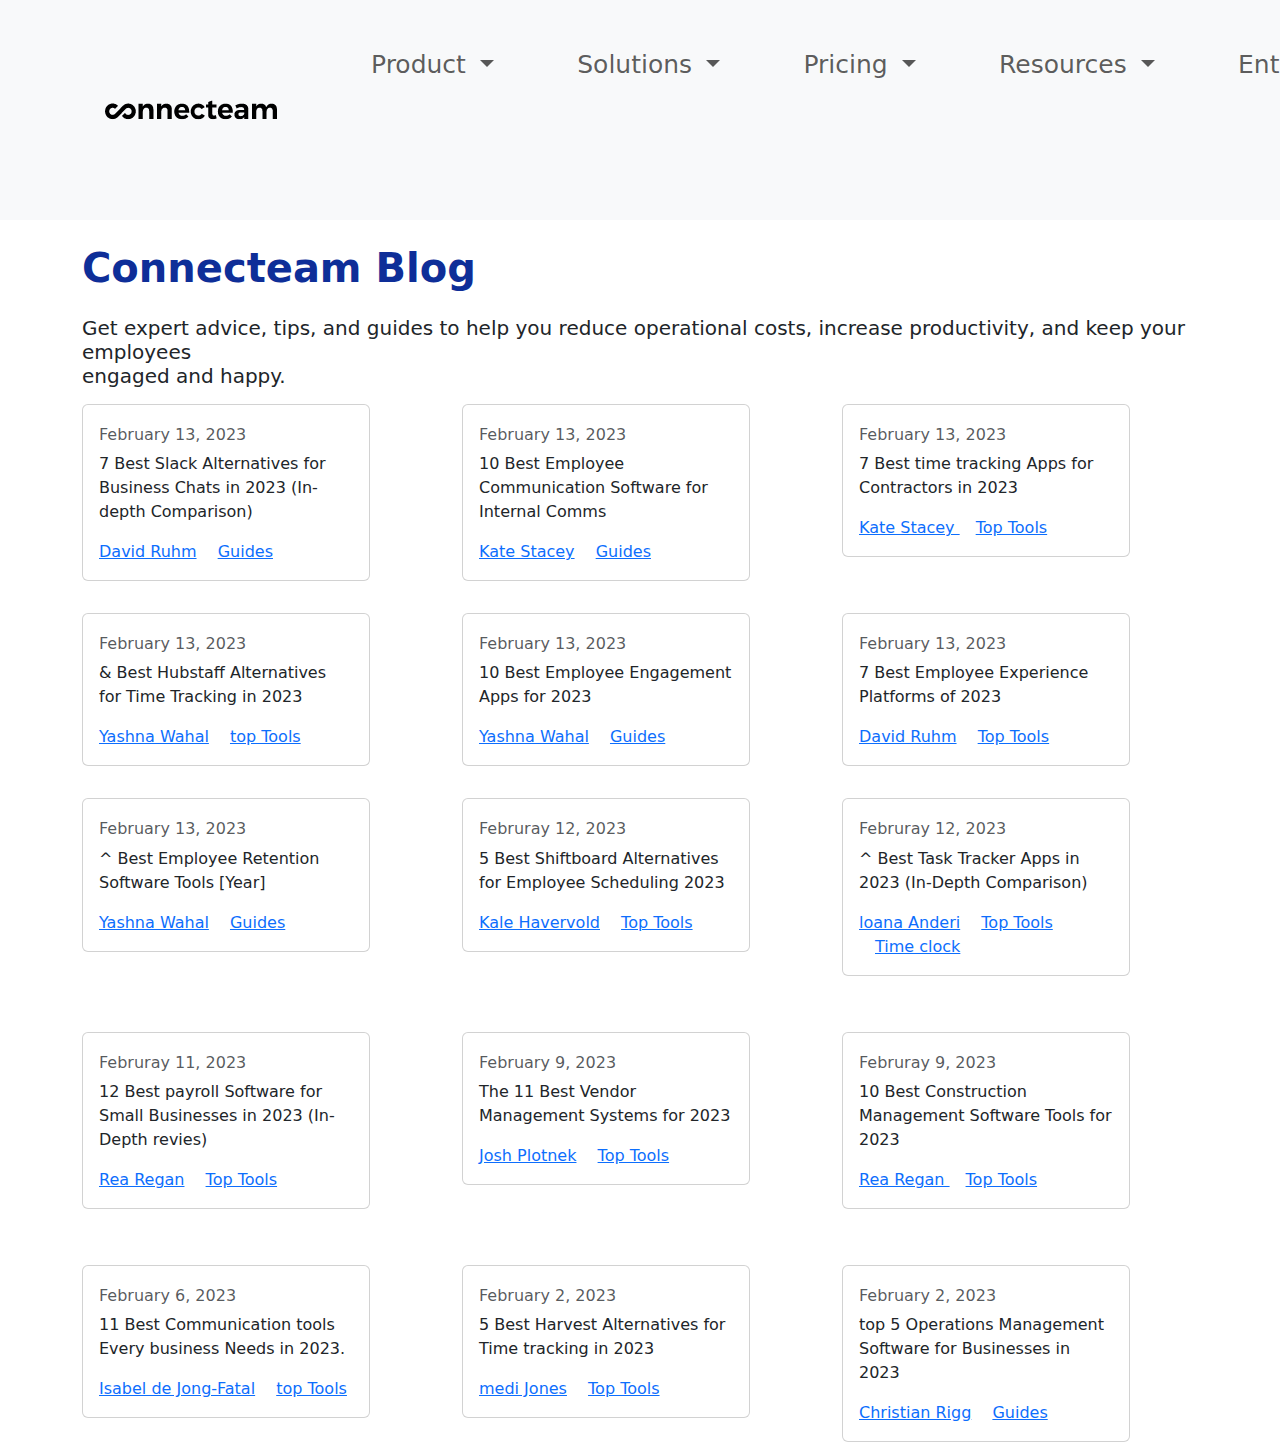
<file: blog.html>
<!DOCTYPE html>
<html lang="en">
<head>
    <meta charset="UTF-8">
    <meta http-equiv="X-UA-Compatible" content="IE=edge">
    <meta name="viewport" content="width=device-width, initial-scale=1.0">
    <title>Blog</title>
    <link rel="icon" type="image/x-icon" href="assets/img/favicon.png">
  <link rel="stylesheet" href="assets/css/style.css">
  <link rel="stylesheet" href="assets/css/bootstrap.min.css">
</head>
<body>
 
    <nav class="navbar navbar-expand-lg bg-body-tertiary">
        <div class="container-fluid">
          <a class="navbar-brand" href="#">
            <img src="assets/img/Connectteam.png" alt="">
          </a>
          <button class="navbar-toggler" type="button" data-bs-toggle="collapse" data-bs-target="#navbarNavDropdown"
            aria-controls="navbarNavDropdown" aria-expanded="false" aria-label="Toggle navigation">
            <span class="navbar-toggler-icon"></span>
          </button>
          <div class="collapse navbar-collapse" id="navbarNavDropdown">
            <ul class="navbar-nav">
              <li class="nav-item dropdown">
                <a class="nav-link dropdown-toggle" href="#" role="button" data-bs-toggle="dropdown" aria-expanded="false">
                  Product
                </a>
                <ul class="dropdown-menu">
                  <li><a class="dropdown-item" href="timeclock.html">Timeclock</a></li>
                  <li><a class="dropdown-item" href="#">Scheduling</a></li>
                </ul>
              </li>
              <li class="nav-item dropdown">
                <a class="nav-link dropdown-toggle" href="#" role="button" data-bs-toggle="dropdown" aria-expanded="false">
                  Solutions
                </a>
                <ul class="dropdown-menu">
                  <li><a class="dropdown-item" href="#">Operations Management</a></li>
                  <li><a class="dropdown-item" href="#">Health & Safety</a></li>
                  <li><a class="dropdown-item" href="#">Employee Engagement</a></li>
                </ul>
              </li>
              <li class="nav-item dropdown">
                <a class="nav-link dropdown-toggle" href="#" role="button" data-bs-toggle="dropdown" aria-expanded="false">
                  Pricing
                </a>
                <ul class="dropdown-menu">
                  
                </ul>
              </li>
              <li class="nav-item dropdown">
                <a class="nav-link dropdown-toggle" href="#" role="button" data-bs-toggle="dropdown" aria-expanded="false">
                  Resources
                </a>
                <ul class="dropdown-menu">
                  <li><a class="dropdown-item" href="blog.html">Blog</a></li>
                  <li><a class="dropdown-item" href="#">Case Studies</a></li>
                  <li><a class="dropdown-item" href="#">Newsroom</a></li>
                </ul>
              </li>
              <li class="nav-item dropdown">
                <a class="nav-link dropdown-toggle" href="#" role="button" data-bs-toggle="dropdown" aria-expanded="false">
                  Enterprise
                </a>
                <ul class="dropdown-menu">
                  <li><a class="dropdown-item" href="enterprise.html">Overview</a></li>
                  <li><a class="dropdown-item" href="#">Implementation</a></li>
                  <li><a class="dropdown-item" href="#">IT Manager</a></li>
                </ul>
              </li>
              <nav class="navbar bg-body-tertiary" id="but11">
                <form class="container-fluid justify-content-start" id="but0">
                  <button class="btn btn-outline-success me-2" id="but1" type="button">Login </button>
                 <a href="signup.html"> <button class="btn btn-outline-success me-2" id="but2" type="button">Get Started Now</button></a>
                </form>
              </nav>
            </ul>
          </div>
        </div>
      </nav>

      <section>
        <div class="container">
            <div class="row">
                <div class="col-lg-12 col-md-12 col-sm-12 col-xs-12 mt-2">
                    <h1 class="mt-3">
                       <b style="-webkit-text-fill-color: rgb(14, 46, 152);"> Connecteam Blog </b> 

                    </h1>

                    <h5 class="mt-4"> Get expert advice, tips, and guides to help you reduce operational costs, increase productivity, and keep your employees <br> engaged and happy.</h5>
                </div>
            </div>
        </div>
      </section>

      <section>
        <div class="container">
            <div class="row">
                <div class="col-lg-4 col-md-4 col-sm-4 col-xs-4 mt-2">
                    <div class="card" style="width: 18rem;">
                        <div class="card-body">
                          <h5 class="card-title"></h5>
                          <h6 class="card-subtitle mb-2 text-muted">February 13, 2023</h6>
                          <p class="card-text">7 Best Slack Alternatives for Business Chats in 2023 (In-depth Comparison)</p>
                          <a href="#" class="card-link">David Ruhm</a>
                          <a href="#" class="card-link">Guides</a>
                        </div>
                      </div>

                </div>

                <div class="col-lg-4 col-md-4 col-sm-4 col-xs-4 mt-2">
                    <div class="card" style="width: 18rem;">
                        <div class="card-body">
                          <h5 class="card-title"></h5>
                          <h6 class="card-subtitle mb-2 text-muted">February 13, 2023</h6>
                          <p class="card-text">10 Best Employee Communication Software for Internal Comms </p>
                          <a href="#" class="card-link">Kate Stacey</a>
                          <a href="#" class="card-link">Guides</a>
                        </div>
                      </div>

                </div>

                <div class="col-lg-4 col-md-4 col-sm-4 col-xs-4 mt-2">
                    <div class="card" style="width: 18rem;">
                        <div class="card-body">
                          <h5 class="card-title"> </h5>
                          <h6 class="card-subtitle mb-2 text-muted">February 13, 2023</h6>
                          <p class="card-text">7 Best time tracking Apps for Contractors in 2023</p>
                          <a href="#" class="card-link">Kate Stacey </a>
                          <a href="#" class="card-link">Top Tools</a>
                        </div>
                      </div>

                </div>
            </div>

            <div class="row mt-4">
                <div class="col-lg-4 col-md-4 col-sm-4 col-xs-4 mt-2">
                    <div class="card" style="width: 18rem;">
                        <div class="card-body">
                          <h5 class="card-title"></h5>
                          <h6 class="card-subtitle mb-2 text-muted">February 13, 2023</h6>
                          <p class="card-text">& Best Hubstaff Alternatives for Time Tracking in 2023</p>
                          <a href="#" class="card-link">Yashna Wahal</a>
                          <a href="#" class="card-link">top Tools</a>
                        </div>
                      </div>

                </div>

                <div class="col-lg-4 col-md-4 col-sm-4 col-xs-4 mt-2">
                    <div class="card" style="width: 18rem;">
                        <div class="card-body">
                          <h5 class="card-title"></h5>
                          <h6 class="card-subtitle mb-2 text-muted">February 13, 2023</h6>
                          <p class="card-text">10 Best Employee Engagement Apps for 2023</p>
                          <a href="#" class="card-link">Yashna Wahal</a>
                          <a href="#" class="card-link">Guides</a>
                        </div>
                      </div>

                </div>

                <div class="col-lg-4 col-md-4 col-sm-4 col-xs-4 mt-2">
                    <div class="card" style="width: 18rem;">
                        <div class="card-body">
                          <h5 class="card-title"> </h5>
                          <h6 class="card-subtitle mb-2 text-muted">February 13, 2023</h6>
                          <p class="card-text">7 Best Employee Experience Platforms of 2023</p>
                          <a href="#" class="card-link">David Ruhm</a>
                          <a href="#" class="card-link">Top Tools</a>
                        </div>
                      </div>

                </div>
            </div>

            <div class="row mt-4">
                <div class="col-lg-4 col-md-4 col-sm-4 col-xs-4 mt-2">
                    <div class="card" style="width: 18rem;">
                        <div class="card-body">
                          <h5 class="card-title"></h5>
                          <h6 class="card-subtitle mb-2 text-muted">February 13, 2023</h6>
                          <p class="card-text">^ Best Employee Retention Software Tools [Year] </p>
                          <a href="#" class="card-link">Yashna Wahal</a>
                          <a href="#" class="card-link">Guides</a>
                        </div>
                      </div>

                </div>

                <div class="col-lg-4 col-md-4 col-sm-4 col-xs-4 mt-2">
                    <div class="card" style="width: 18rem;">
                        <div class="card-body">
                          <h5 class="card-title"></h5>
                          <h6 class="card-subtitle mb-2 text-muted">Februray 12, 2023</h6>
                          <p class="card-text">5 Best Shiftboard Alternatives for Employee Scheduling 2023</p>
                          <a href="#" class="card-link">Kale Havervold</a>
                          <a href="#" class="card-link">Top Tools</a>
                        </div>
                      </div>

                </div>

                <div class="col-lg-4 col-md-4 col-sm-4 col-xs-4 mt-2">
                    <div class="card" style="width: 18rem;">
                        <div class="card-body">
                          <h5 class="card-title"> </h5>
                          <h6 class="card-subtitle mb-2 text-muted">Februray 12, 2023</h6>
                          <p class="card-text">^ Best Task Tracker Apps in 2023 (In-Depth Comparison)</p>
                          <a href="#" class="card-link">loana Anderi</a>
                          <a href="#" class="card-link">Top Tools</a>
                          <a href="#" class="card-link">Time clock</a>
                        </div>
                      </div>

                </div>
            </div>

            <div class="row mt-5">
                <div class="col-lg-4 col-md-4 col-sm-4 col-xs-4 mt-2">
                    <div class="card" style="width: 18rem;">
                        <div class="card-body">
                          <h5 class="card-title"> </h5>
                          <h6 class="card-subtitle mb-2 text-muted">Februray 11, 2023</h6>
                          <p class="card-text">12 Best payroll Software for Small Businesses in 2023 (In-Depth revies)</p>
                          <a href="#" class="card-link">Rea Regan</a>
                          <a href="#" class="card-link">Top Tools</a>
                        </div>
                      </div>

                </div>

                <div class="col-lg-4 col-md-4 col-sm-4 col-xs-4 mt-2">
                    <div class="card" style="width: 18rem;">
                        <div class="card-body">
                          <h5 class="card-title"></h5>
                          <h6 class="card-subtitle mb-2 text-muted">February 9, 2023</h6>
                          <p class="card-text">The 11 Best Vendor Management Systems for 2023</p>
                          <a href="#" class="card-link">Josh Plotnek</a>
                          <a href="#" class="card-link">Top Tools</a>
                        </div>
                      </div>

                </div>

                <div class="col-lg-4 col-md-4 col-sm-4 col-xs-4 mt-2">
                    <div class="card" style="width: 18rem;">
                        <div class="card-body">
                          <h5 class="card-title"> </h5>
                          <h6 class="card-subtitle mb-2 text-muted">Februray 9, 2023</h6>
                          <p class="card-text">10 Best Construction Management Software Tools for 2023</p>
                          <a href="#" class="card-link">Rea Regan </a>
                          <a href="#" class="card-link">Top Tools</a>
                        </div>
                      </div>

                </div>
            </div>

            <div class="row mt-5">
                <div class="col-lg-4 col-md-4 col-sm-4 col-xs-4 mt-2">
                    <div class="card" style="width: 18rem;">
                        <div class="card-body">
                          <h5 class="card-title"></h5>
                          <h6 class="card-subtitle mb-2 text-muted">February 6, 2023</h6>
                          <p class="card-text">11 Best Communication tools Every business Needs in 2023.</p>
                          <a href="#" class="card-link">Isabel de Jong-Fatal</a>
                          <a href="#" class="card-link">top Tools</a>
                        </div>
                      </div>

                </div>

                <div class="col-lg-4 col-md-4 col-sm-4 col-xs-4 mt-2">
                    <div class="card" style="width: 18rem;">
                        <div class="card-body">
                          <h5 class="card-title"> </h5>
                          <h6 class="card-subtitle mb-2 text-muted">February 2, 2023</h6>
                          <p class="card-text">5 Best Harvest Alternatives for Time tracking in 2023</p>
                          <a href="#" class="card-link">medi Jones</a>
                          <a href="#" class="card-link">Top Tools</a>
                        </div>
                      </div>

                </div>

                <div class="col-lg-4 col-md-4 col-sm-4 col-xs-4 mt-2">
                    <div class="card" style="width: 18rem;">
                        <div class="card-body">
                          <h5 class="card-title"></h5>
                          <h6 class="card-subtitle mb-2 text-muted">February 2, 2023</h6>
                          <p class="card-text">top 5 Operations Management Software for Businesses in 2023</p>
                          <a href="#" class="card-link">Christian Rigg</a>
                          <a href="#" class="card-link">Guides</a>
                        </div>
                      </div>

                </div>
            </div>
        </div>
      </section>
      <script src="assets/js/bootstrap.bundle.min.js"></script>
</body>
</html>
</file>
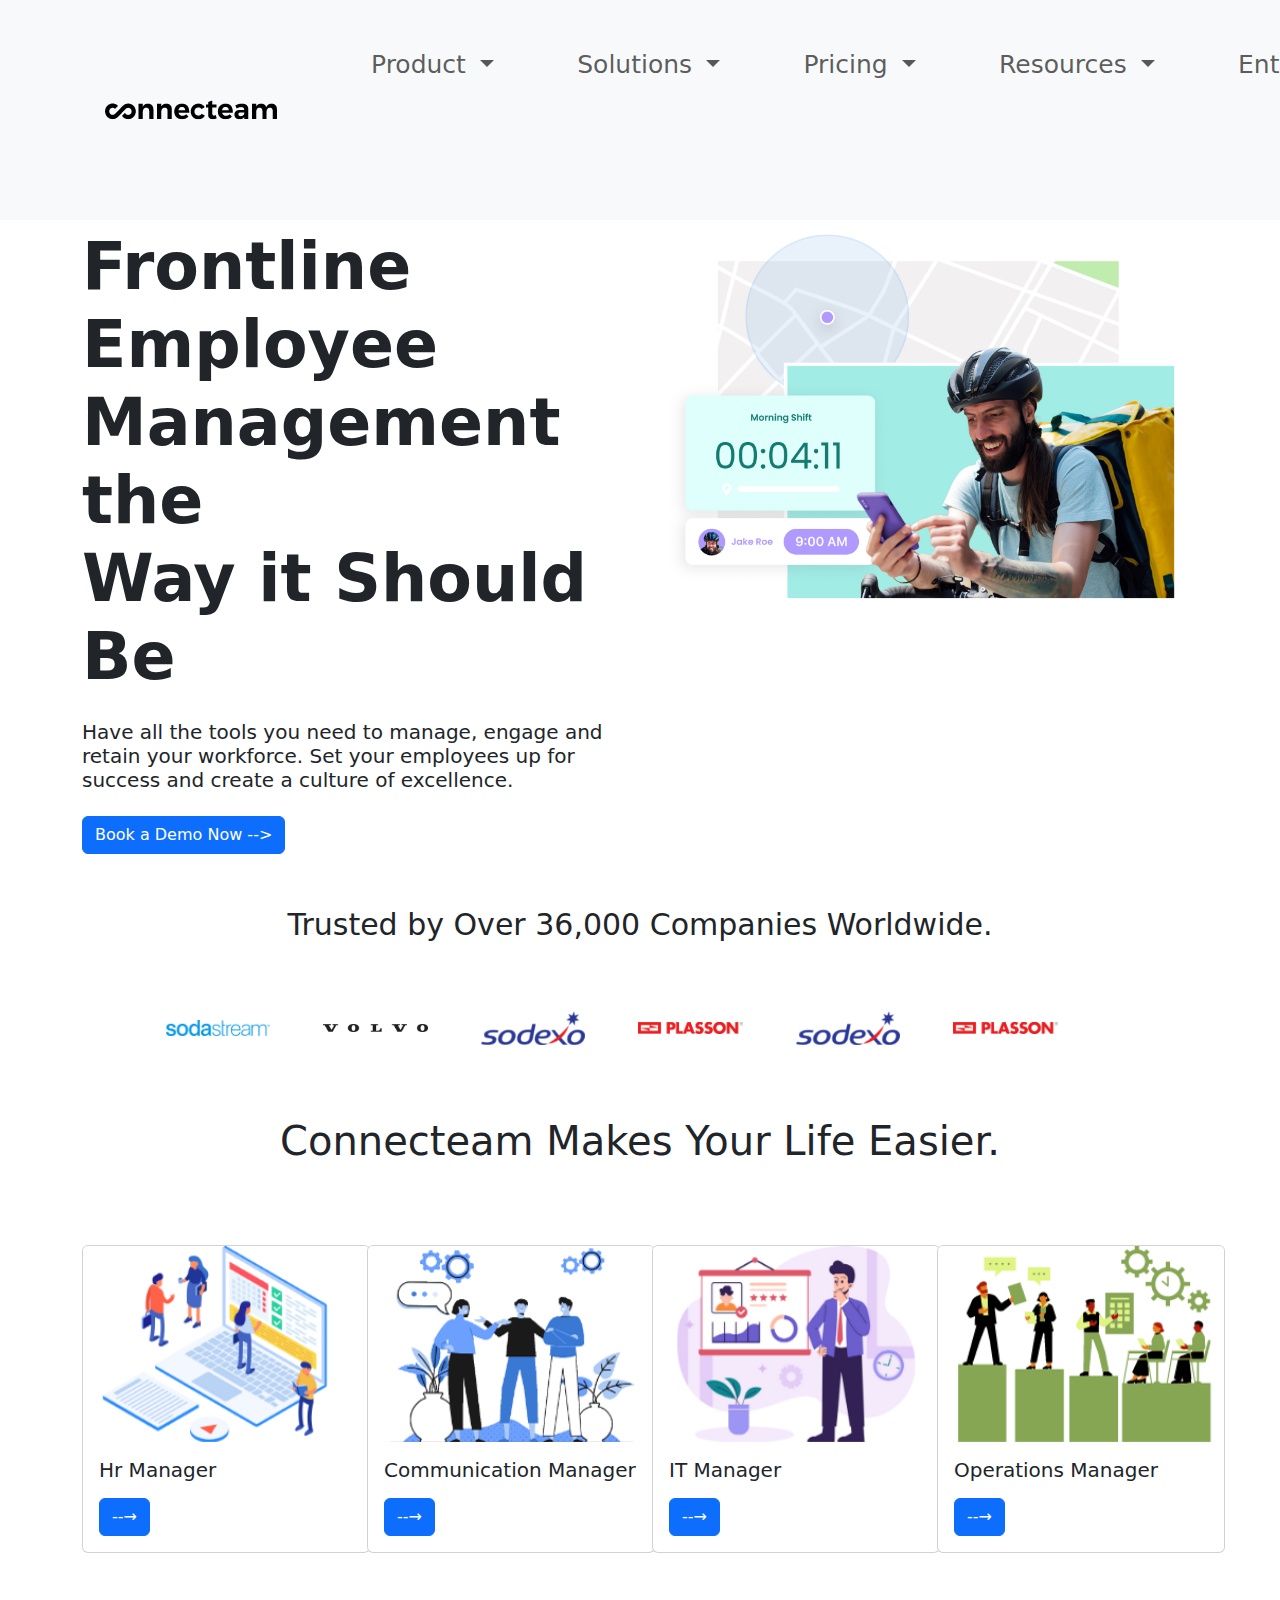
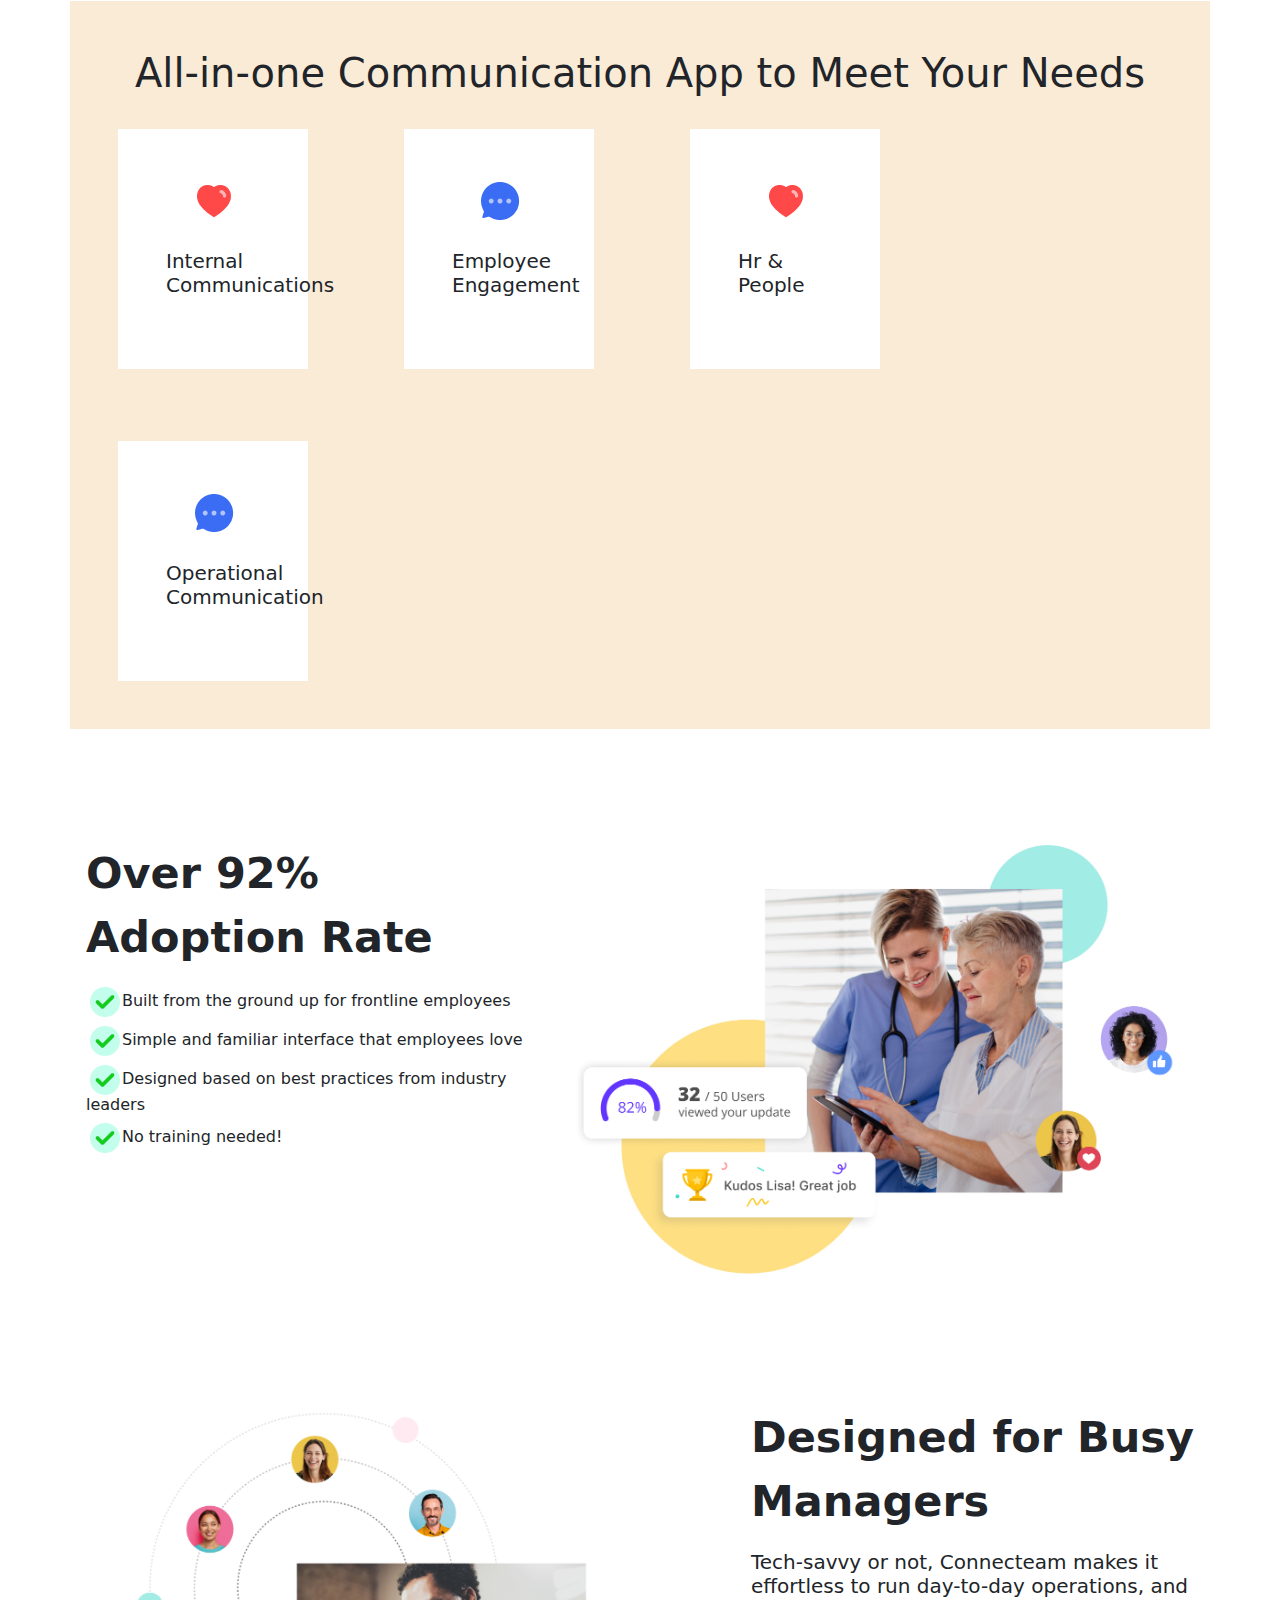
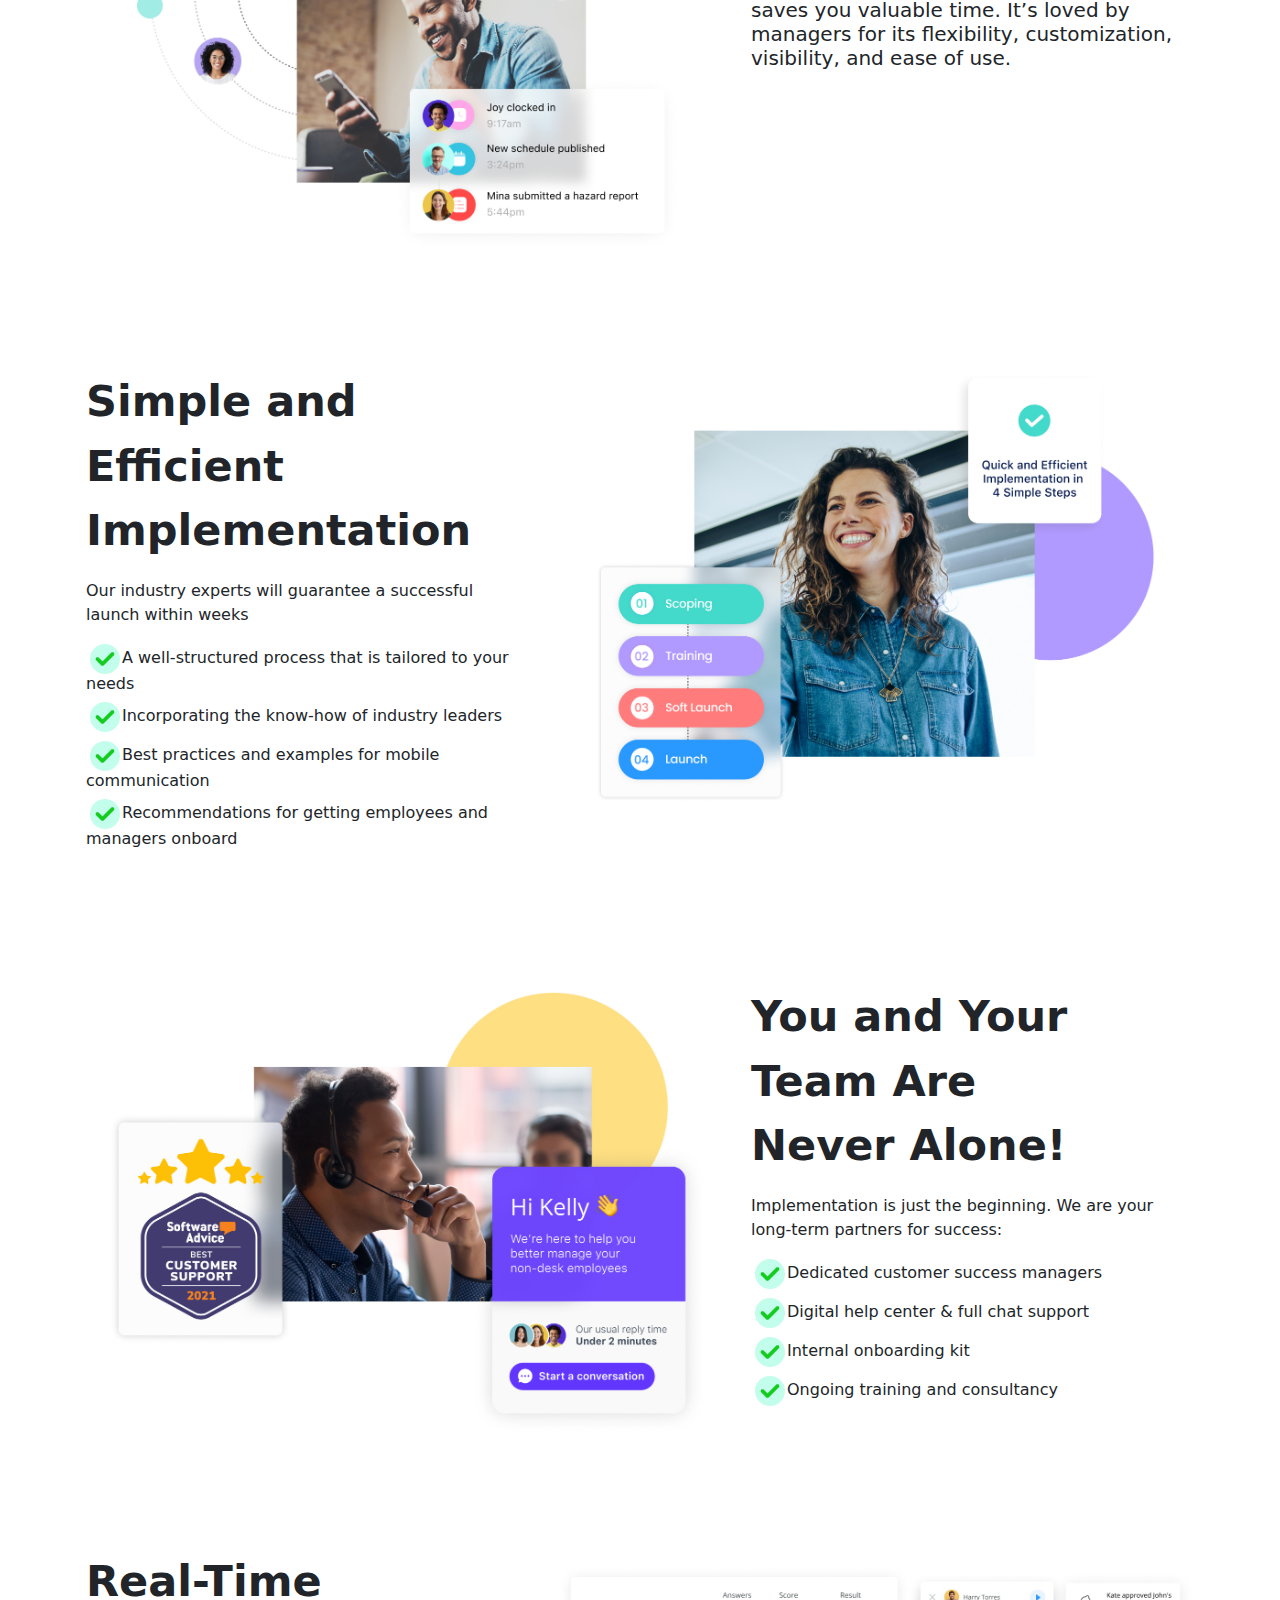
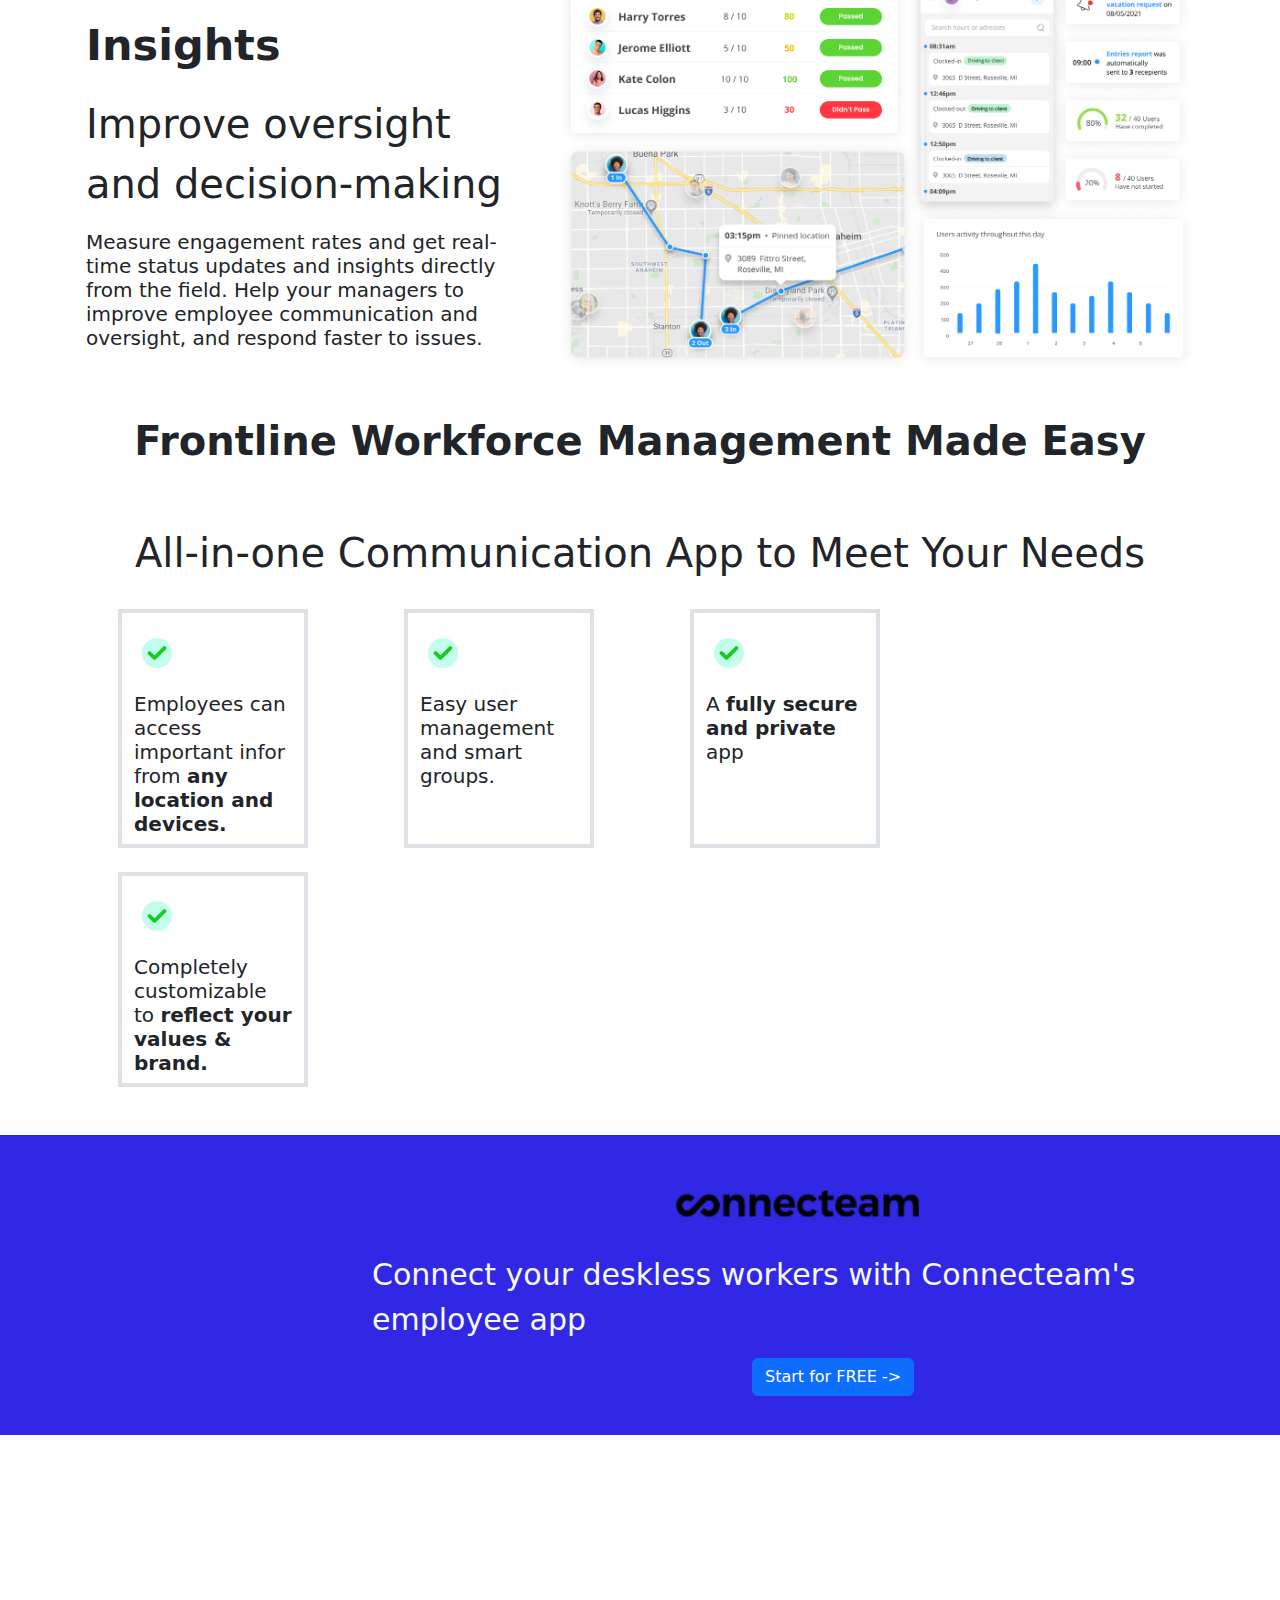
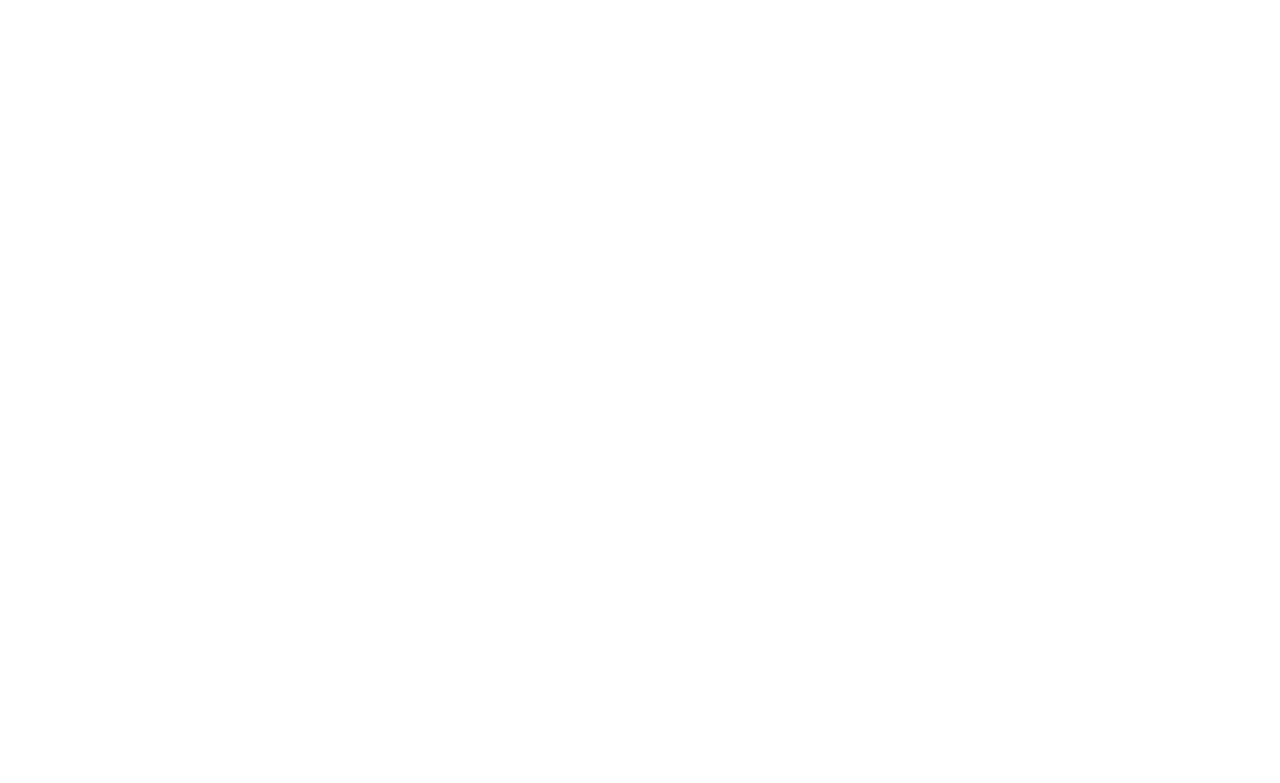
<file: enterprise.html>
<!DOCTYPE html>
<html lang="en">

<head>
    <meta charset="UTF-8">
    <meta http-equiv="X-UA-Compatible" content="IE=edge">
    <meta name="viewport" content="width=device-width, initial-scale=1.0">
    <title>Enterprise</title>
    <link rel="icon" type="image/x-icon" href="assets/img/favicon.png">
    <link rel="stylesheet" href="assets/css/style.css">
    <link rel="stylesheet" href="assets/css/bootstrap.min.css">
</head>

<body>

    <nav class="navbar navbar-expand-lg bg-body-tertiary">
        <div class="container-fluid">
            <a class="navbar-brand" href="#">
                <img src="assets/img/Connectteam.png" alt="">
            </a>
            <button class="navbar-toggler" type="button" data-bs-toggle="collapse" data-bs-target="#navbarNavDropdown"
                aria-controls="navbarNavDropdown" aria-expanded="false" aria-label="Toggle navigation">
                <span class="navbar-toggler-icon"></span>
            </button>
            <div class="collapse navbar-collapse" id="navbarNavDropdown">
                <ul class="navbar-nav">
                    <li class="nav-item dropdown">
                        <a class="nav-link dropdown-toggle" href="#" role="button" data-bs-toggle="dropdown"
                            aria-expanded="false">
                            Product
                        </a>
                        <ul class="dropdown-menu">
                            <li><a class="dropdown-item" href="timeclock.html">Timeclock</a></li>
                            <li><a class="dropdown-item" href="#">Scheduling</a></li>
                        </ul>
                    </li>
                    <li class="nav-item dropdown">
                        <a class="nav-link dropdown-toggle" href="#" role="button" data-bs-toggle="dropdown"
                            aria-expanded="false">
                            Solutions
                        </a>
                        <ul class="dropdown-menu">
                            <li><a class="dropdown-item" href="#">Operations Management</a></li>
                            <li><a class="dropdown-item" href="#">Health & Safety</a></li>
                            <li><a class="dropdown-item" href="#">Employee Engagement</a></li>
                        </ul>
                    </li>
                    <li class="nav-item dropdown">
                        <a class="nav-link dropdown-toggle" href="#" role="button" data-bs-toggle="dropdown"
                            aria-expanded="false">
                            Pricing
                        </a>
                        <ul class="dropdown-menu">

                        </ul>
                    </li>
                    <li class="nav-item dropdown">
                        <a class="nav-link dropdown-toggle" href="#" role="button" data-bs-toggle="dropdown"
                            aria-expanded="false">
                            Resources
                        </a>
                        <ul class="dropdown-menu">
                            <li><a class="dropdown-item" href="blog.html">Blog</a></li>
                            <li><a class="dropdown-item" href="#">Case Studies</a></li>
                            <li><a class="dropdown-item" href="#">Newsroom</a></li>
                        </ul>
                    </li>
                    <li class="nav-item dropdown">
                        <a class="nav-link dropdown-toggle" href="#" role="button" data-bs-toggle="dropdown"
                            aria-expanded="false">
                            Enterprise
                        </a>
                        <ul class="dropdown-menu">
                            <li><a class="dropdown-item" href="enterprise.html">Overview</a></li>
                            <li><a class="dropdown-item" href="#">Implementation</a></li>
                            <li><a class="dropdown-item" href="#">IT Manager</a></li>
                        </ul>
                    </li>
                    <nav class="navbar bg-body-tertiary" id="but11">
                        <form class="container-fluid justify-content-start" id="but0">
                            <button class="btn btn-outline-success me-2" id="but1" type="button">Login </button>
                            <a href="signup.html"> <button class="btn btn-outline-success me-2" id="but2"
                                    type="button">Get Started Now</button></a>
                        </form>
                    </nav>
                </ul>
            </div>
        </div>
    </nav>

    <section>
        <div class="container">
            <div class="row">

                <div class="col-lg-6 col-md-6 col-sm-6 col-xs-12 mt-2">
                    <h1 style="font-size: 65px;">
                        <b>Frontline Employee<br> Management the <br> Way it Should Be</b>
                    </h1>

                    <h5 class="mt-4">
                        Have all the tools you need to manage, engage and retain your workforce.
                        Set your employees up for success and create a culture of excellence.
                    </h5>

                    <button type="button" class="btn btn-primary mt-3">Book a Demo Now --></button>

                </div>

                <div class="col-lg-6 col-md-6 col-sm-6 col-xs-12 mt-2">
                    <img src="assets/img/cyclemob.png" width="100%">

                </div>

            </div>
        </div>
    </section>

    <section>
        <div class="container">
            <div class="row">
                <div class="col-lg-12 col-md-12 col-sm-12 col-xs-12 mt-5 text-center">
                    <p style="font-size:30px;">
                        Trusted by Over 36,000 Companies Worldwide.
                    </p>
                </div>

                <div class="pr-5 p-5">
                    <img src='assets/img/s2.png' class="ms-5" width="10%">
                    <img src='assets/img/s3.png' class="ms-5" width="10%">
                    <img src='assets/img/s4.png' class="ms-5" width="10%">
                    <img src='assets/img/c1.png' class="ms-5" width="10%">
                    <img src='assets/img/s5.png' class="ms-5" width="10%">
                    <img src='assets/img/s6.png' class="ms-5" width="10%">

                </div>
            </div>
    </section>

    <section>
        <div class="container">
            <div class="row">
                <h1 class="text-center p-4">
                    Connecteam Makes Your Life Easier.
                </h1>

                <div class="col-lg-3 col-md-3 col-sm-3 col-xs-12 mt-5">
                    <div class="card" style="width: 18rem;">
                        <img class="card-img-top" src="assets/img/ccc1.png" alt="Card image cap">
                        <div class="card-body">
                            <h5 class="card-title">Hr Manager </h5>
                            <p class="card-text"></p>
                            <a href="" class="btn btn-primary"> --→ </a>
                        </div>
                    </div>
                </div>

                <div class="col-lg-3 col-md-3 col-sm-3 col-xs-12 mt-5">
                    <div class="card" style="width: 18rem;">
                        <img class="card-img-top" src="assets/img/ccc2.png" alt="Card image cap">
                        <div class="card-body">
                            <h5 class="card-title">Communication Manager </h5>
                            <p class="card-text"> </p>
                            <a href="" class="btn btn-primary"> --→</a>
                        </div>
                    </div>
                </div>

                <div class="col-lg-3 col-md-3 col-sm-3 col-xs-12 mt-5">
                    <div class="card" style="width: 18rem;">
                        <img class="card-img-top" src="assets/img/ccc3.png" alt="Card image cap">
                        <div class="card-body">
                            <h5 class="card-title">IT Manager</h5>
                            <p class="card-text"> </p>
                            <a href="" class="btn btn-primary"> --→</a>
                        </div>
                    </div>
                </div>

                <div class="col-lg-3 col-md-3 col-sm-3 col-xs-12 mt-5">
                    <div class="card" style="width: 18rem;">
                        <img class="card-img-top" src="assets/img/ccc4.png" alt="Card image cap">
                        <div class="card-body">
                            <h5 class="card-title">Operations Manager</h5>
                            <p class="card-text"> </p>
                            <a href="" class="btn btn-primary"> --→ </a>
                        </div>
                    </div>
                </div>
            </div>
        </div>
    </section>

    <section>
        <div class="container mt-5 my-2" style="background-color: antiquewhite;">
            <div class="row">
                <h1 class="text-center mt-5">
                    All-in-one Communication App to Meet Your Needs
                </h1>
                <div class="col-lg-2 col-md-2 col-sm-2 col-xs-12 mt-4 p-5 mx-5 my-5 bg-white">
                    <img src="assets/img/her.png" alt="" class="src mx-4">
                    <h5 class="text-centre me-3 my-4">
                        Internal Communications
                    </h5>
                </div>
                <div class="col-lg-2 col-md-2 col-sm-2 col-xs-12 mt-4 p-5 mx-5 my-5 bg-white">
                    <img src="assets/img/mes.png" alt="" class="src mx-4">
                    <h5 class="text-centre my-4">
                        Employee Engagement
                    </h5>
                </div>
                <div class="col-lg-2 col-md-2 col-sm-2 col-xs-12 mt-4 p-5 mx-5 my-5 bg-white">
                    <img src="assets/img/her.png" alt="" class="src mx-4">
                    <h5 class="text-centre my-4">
                        Hr & People
                    </h5>
                </div>
                <div class="col-lg-2 col-md-2 col-sm-2 col-xs-12 mt-4 p-5 mx-5 my-5 bg-white">
                    <img src="assets/img/mes.png" alt="" class="src mx-4">
                    <h5 class="tetx-centre my-4">
                        Operational Communication
                    </h5>
                </div>

            </div>
        </div>
    </section>

    <section>
        <div class="container">
            <div class="row mt-5">
                <div class="col-lg-5 col-md-5 col-sm-5 col-xs-12 mt-5 p-3 ">
                    <p style="font-size:43px;">
                        <b> Over 92% Adoption Rate</b>
                    </p>
                    <p>

                    </p>
                    <h6> <img src="assets/img/ticklogo.png" alt="">Built from the ground up for frontline employees </h6>
                    <h6> <img src="assets/img/ticklogo.png" alt="">Simple and familiar interface that employees love </h6>
                    <h6> <img src="assets/img/ticklogo.png" alt="">Designed based on best practices from industry leaders </h6>
                    <h6> <img src="assets/img/ticklogo.png" alt="">No training needed! </h6>
                </div>
                <div class="col-lg-7 col-md-7 col-sm-7 col-xs-12 mt-5">
                    <img src="assets/img/enter1.jpg" alt="" class="src" width="100%">
                </div>
            </div>
        </div>

        <div class="container">
            <div class="row mt-5">
                <div class="col-lg-7 col-md-7 col-sm-7 col-xs-12 mt-5">
                    <img src="assets/img/enter2.jpg" alt="" class="src" width="100%">
                </div>
                <div class="col-lg-5 col-md-5 col-sm-5 col-xs-12 mt-5 p-3 ">
                    <p style="font-size:43px;">
                        <b> Designed for Busy <br> Managers</b>
                    </p>
                    <h5>
                        Tech-savvy or not, Connecteam makes it effortless to run day-to-day operations, and saves you
                        valuable time. It’s loved by managers for its flexibility, customization, visibility, and ease of use.
                    </h5>

                    </h6>
                </div>
            </div>
        </div>

        <div class="container">
            <div class="row mt-5">
                <div class="col-lg-5 col-md-5 col-sm-5 col-xs-12 mt-5 p-3 ">
                    <p style="font-size:43px;">
                        <b> Simple and Efficient <br> Implementation </b>
                    </p>
                    <p>
                        Our industry experts will guarantee a successful launch within weeks
                    </p>
                    <h6> <img src="assets/img/ticklogo.png" alt="">A well-structured process that is tailored to your
                        needs</h6>
                    <h6> <img src="assets/img/ticklogo.png" alt="">Incorporating the know-how of industry leaders</h6>
                    <h6> <img src="assets/img/ticklogo.png" alt="">Best practices and examples for mobile communication
                    </h6>
                    <h6> <img src="assets/img/ticklogo.png" alt="">Recommendations for getting employees and managers
                        onboard
                    </h6>
                </div>
                <div class="col-lg-7 col-md-7 col-sm-7 col-xs-12 mt-5">
                    <img src="assets/img/enter3.jpg" alt="" class="src" width="100%">
                </div>
            </div>
        </div>

        <div class="container">
            <div class="row mt-5">
                <div class="col-lg-7 col-md-7 col-sm-7 col-xs-12 mt-5">
                    <img src="assets/img/enter4.jpg" alt="" class="src" width="100%">
                </div>
                <div class="col-lg-5 col-md-5 col-sm-5 col-xs-12 mt-5 p-3 ">
                    <p style="font-size:43px;">
                        <b> You and Your Team Are <br> Never Alone! </b>
                    </p>
                    <p>
                        Implementation is just the beginning. We are your long-term partners for success:
                    </p>
                    <h6> <img src="assets/img/ticklogo.png" alt="">Dedicated customer success managers</h6>
                    <h6> <img src="assets/img/ticklogo.png" alt="">Digital help center & full chat support</h6>
                    <h6> <img src="assets/img/ticklogo.png" alt="">Internal onboarding kit
                    </h6>
                    <h6> <img src="assets/img/ticklogo.png" alt="">Ongoing training and consultancy
                    </h6>
                </div>
            </div>
        </div>

        <div class="container">
            <div class="row mt-5">

                <div class="col-lg-5 col-md-5 col-sm-5 col-xs-12 mt-5 p-3 my-4">
                    <p style="font-size:43px;">
                        <b> Real-Time Insights </b>
                    </p>
                    <p style="font-size:40px;">
                        Improve oversight and decision-making
                    </p>
                    <h5> Measure engagement rates and get real-time status updates and insights directly from the field. 
                        Help your managers to improve employee communication and oversight, and respond faster to issues.</h5>
                
                </div>

                <div class="col-lg-7 col-md-7 col-sm-7 col-xs-12 mt-5">
                    <img src="assets/img/enter5.png" alt="" class="src" width="100%">
                </div>
            </div>
        </div>
    </section>

    <section>
        <h1 class="text-center mt-3">
          <b>  Frontline Workforce Management Made Easy </b> 
        </h1>
        <div class="container mt-3 my-5">
            <div class="row">
                <h1 class="text-center mt-5">
                    All-in-one Communication App to Meet Your Needs
                </h1>
                <div class="col-lg-2 col-md-2 col-sm-2 col-xs-12 mt-4  mx-5 border border-4">
                    <img src="assets/img/ticklogo.png" alt="" class="src mx-1 my-4">
                    <h5 class="text-centre ">
                        Employees can access important infor from <b> any location and devices.</b>
                    </h5>
                </div>
                <div class="col-lg-2 col-md-2 col-sm-2 col-xs-12 mt-4  mx-5  bg-white border border-4">
                    <img src="assets/img/ticklogo.png" alt="" class="src mx-1  my-4">
                    <h5 class="text-centre ">
                       <p> Easy user management and smart groups. </p> 
                    </h5>
                </div>
                <div class="col-lg-2 col-md-2 col-sm-2 col-xs-12 mt-4  mx-5  bg-white border border-4">
                    <img src="assets/img/ticklogo.png" alt="" class="src mx-1  my-4">
                    <h5 class="text-centre ">
                        A <b> fully secure and private </b> app
                    </h5>
                </div>
                <div class="col-lg-2 col-md-2 col-sm-2 col-xs-12 mt-4  mx-5  bg-white border border-4">
                    <img src="assets/img/ticklogo.png" alt="" class="src mx-1  my-4">
                    <h5 class="tetx-centre ">
                        Completely customizable to <b> reflect your values & brand. </b>
                    </h5>
                </div>

            </div>
        </div>
    </section>

   
    <section>
        <div class="container-fluid mt-5" style="background-color: rgb(49, 40, 230); height:300px;">
            <img src="assets/img/Connectteam.png" alt="" id="llgg" width="20%">
            <p id="llgt" class="text-light">Connect your deskless workers with Connecteam's employee app</p>
            <button type="button" class="btn btn-primary text-center" id="bg11">Start for FREE -></button>
          </div>
    </section>

    <section>
        <div class="container mt-5" style="background-color:rgb(255, 255, 255); height: 900px;">
            
        </div>
    </section>



    <script src="assets/js/bootstrap.bundle.min.js"></script>
</body>

</html>
</file>
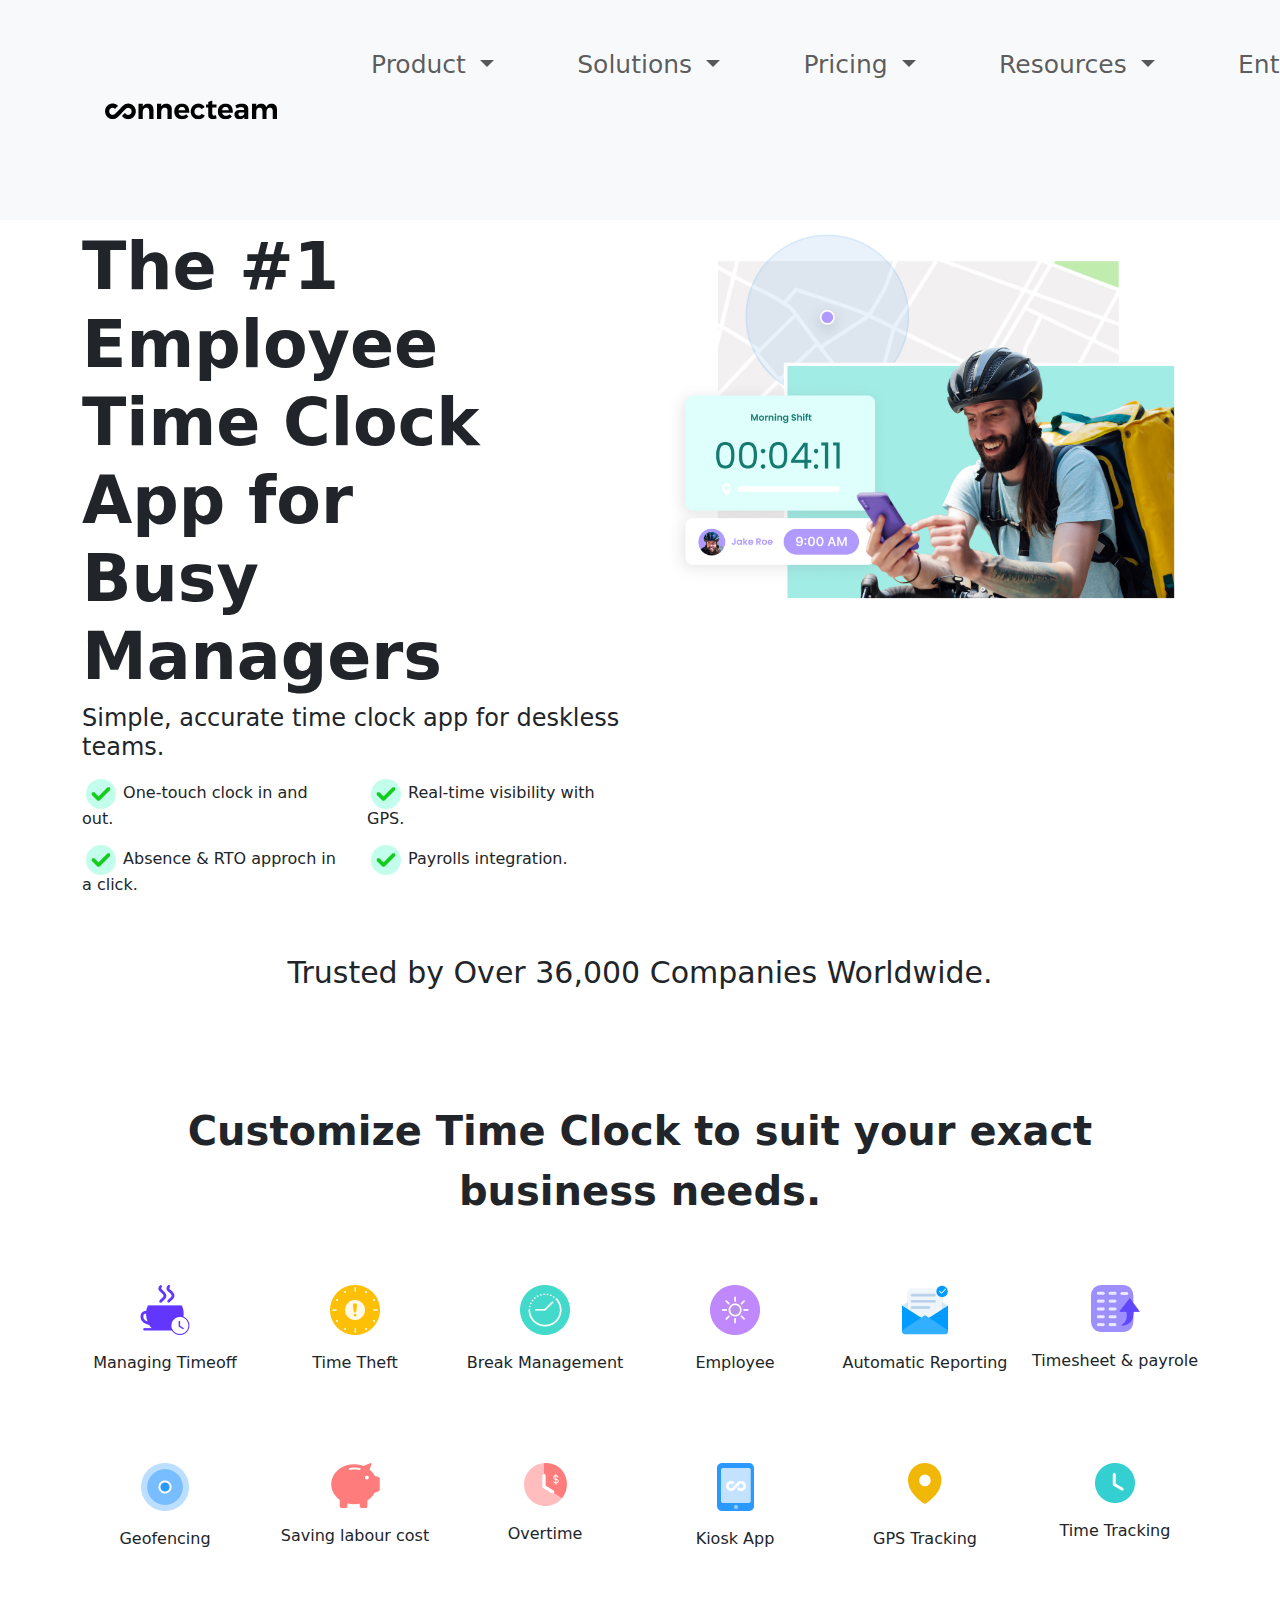
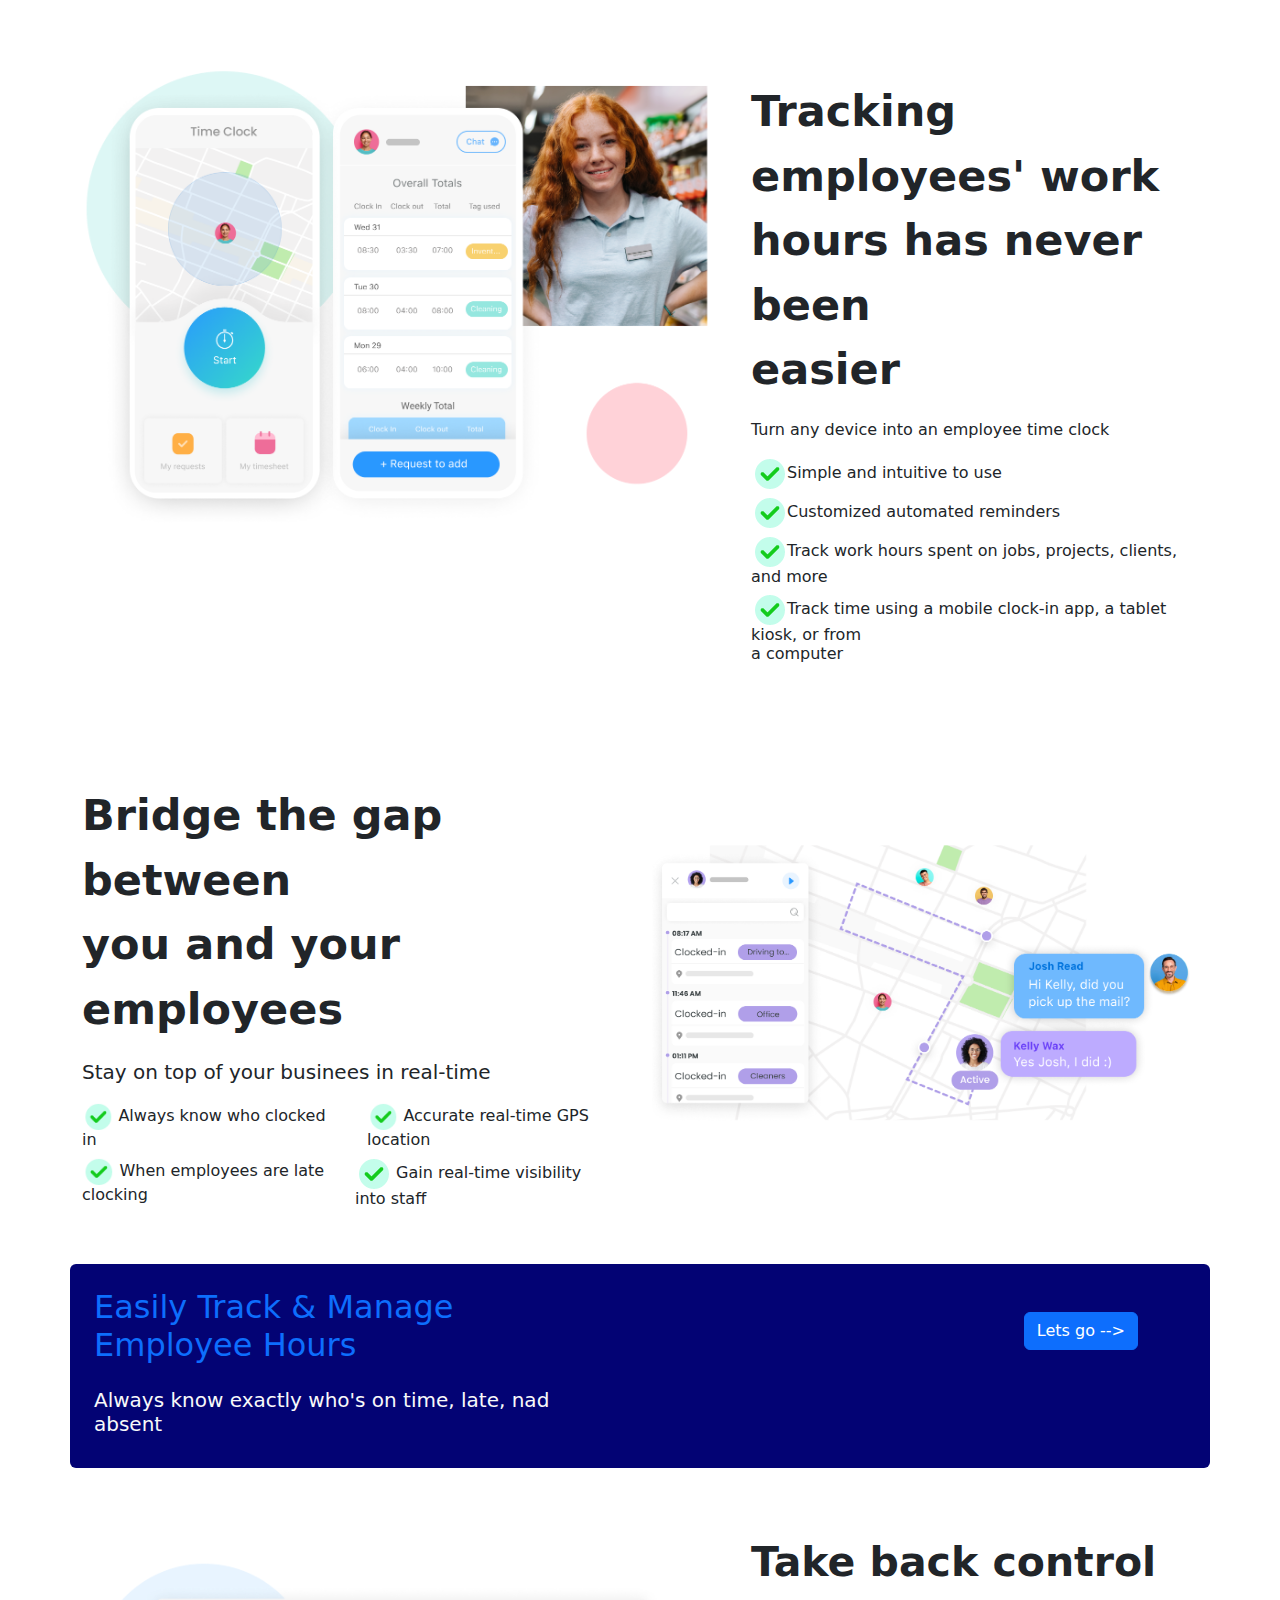
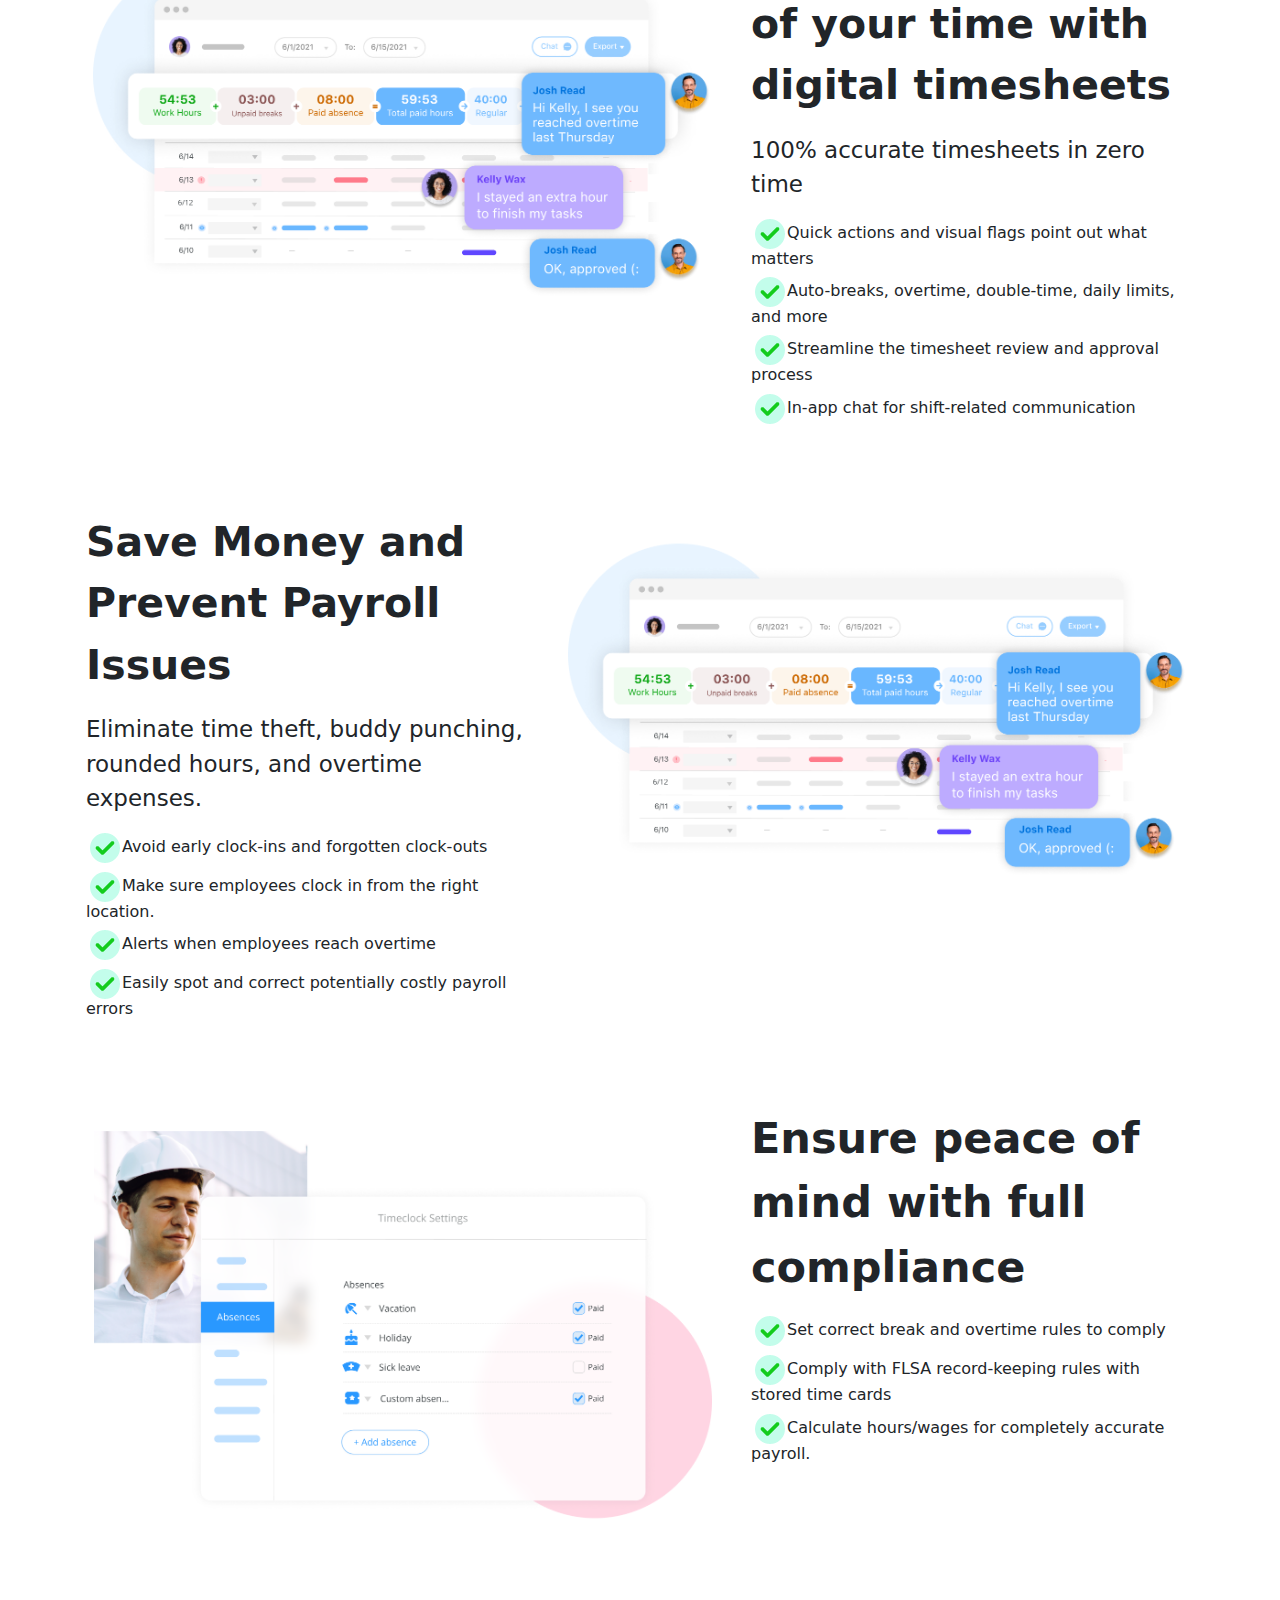
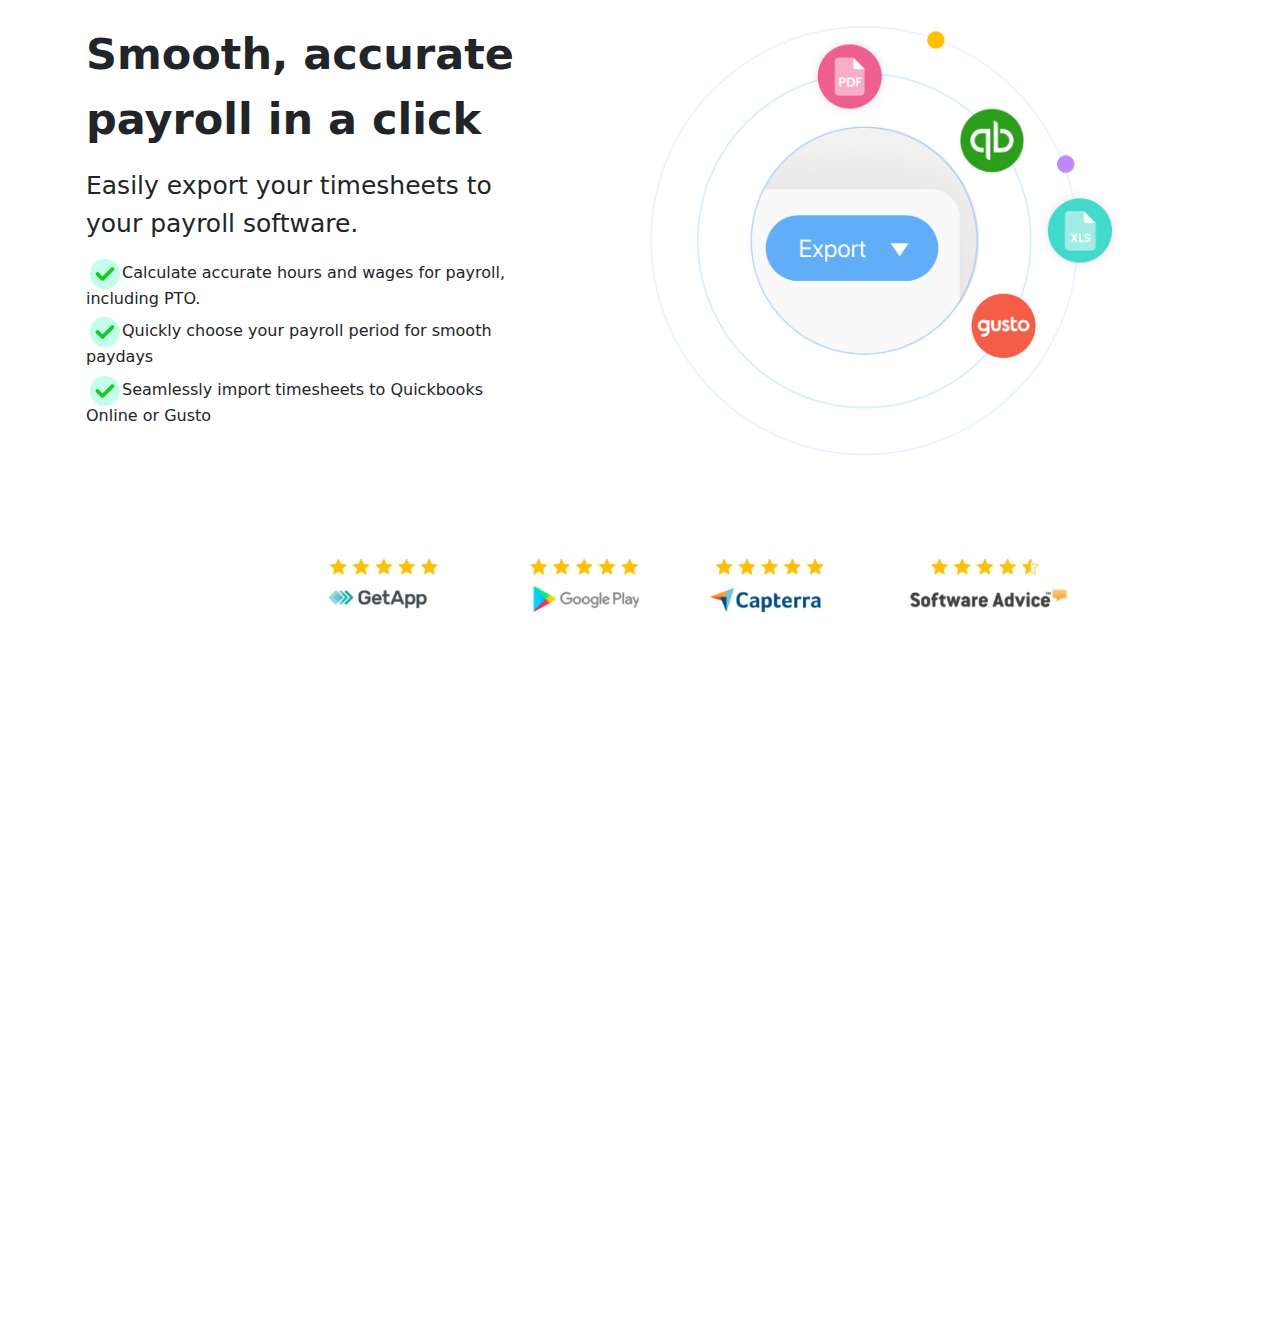
<file: timeclock.html>
<!DOCTYPE html>
<html lang="en">

<head>
  <meta charset="UTF-8">
  <meta http-equiv="X-UA-Compatible" content="IE=edge">
  <meta name="viewport" content="width=device-width, initial-scale=1.0">
  <title>Timeclock</title>
  <link rel="icon" type="image/x-icon" href="assets/img/favicon.png">
  <link rel="stylesheet" href="assets/css/style.css">
  <link rel="stylesheet" href="assets/css/bootstrap.min.css">
</head>

<body>

  <nav class="navbar navbar-expand-lg bg-body-tertiary">
    <div class="container-fluid">
      <a class="navbar-brand" href="#">
        <img src="assets/img/Connectteam.png" alt="">
      </a>
      <button class="navbar-toggler" type="button" data-bs-toggle="collapse" data-bs-target="#navbarNavDropdown"
        aria-controls="navbarNavDropdown" aria-expanded="false" aria-label="Toggle navigation">
        <span class="navbar-toggler-icon"></span>
      </button>
      <div class="collapse navbar-collapse" id="navbarNavDropdown">
        <ul class="navbar-nav">
          <li class="nav-item dropdown">
            <a class="nav-link dropdown-toggle" href="#" role="button" data-bs-toggle="dropdown" aria-expanded="false">
              Product
            </a>
            <ul class="dropdown-menu">
              <li><a class="dropdown-item" href="timeclock.html">Timeclock</a></li>
              <li><a class="dropdown-item" href="#">Scheduling</a></li>
            </ul>
          </li>
          <li class="nav-item dropdown">
            <a class="nav-link dropdown-toggle" href="#" role="button" data-bs-toggle="dropdown" aria-expanded="false">
              Solutions
            </a>
            <ul class="dropdown-menu">
              <li><a class="dropdown-item" href="#">Operations Management</a></li>
              <li><a class="dropdown-item" href="#">Health & Safety</a></li>
              <li><a class="dropdown-item" href="#">Employee Engagement</a></li>
            </ul>
          </li>
          <li class="nav-item dropdown">
            <a class="nav-link dropdown-toggle" href="#" role="button" data-bs-toggle="dropdown" aria-expanded="false">
              Pricing
            </a>
          </li>
          <li class="nav-item dropdown">
            <a class="nav-link dropdown-toggle" href="#" role="button" data-bs-toggle="dropdown" aria-expanded="false">
              Resources
            </a>
            <ul class="dropdown-menu">
              <li><a class="dropdown-item" href="blog.html">Blog</a></li>
              <li><a class="dropdown-item" href="#">Case Studies</a></li>
              <li><a class="dropdown-item" href="#">Newsroom</a></li>
            </ul>
          </li>
          <li class="nav-item dropdown">
            <a class="nav-link dropdown-toggle" href="#" role="button" data-bs-toggle="dropdown" aria-expanded="false">
              Enterprise
            </a>
            <ul class="dropdown-menu">
              <li><a class="dropdown-item" href="enterprise.html">Overview</a></li>
              <li><a class="dropdown-item" href="#">Implementation</a></li>
              <li><a class="dropdown-item" href="#">IT Manager</a></li>
            </ul>
          </li>
          <nav class="navbar bg-body-tertiary" id="but11">
            <form class="container-fluid justify-content-start" id="but0">
              <button class="btn btn-outline-success me-2" id="but1" type="button">Login </button>
              <a href="signup.html" class="href"><button class="btn btn-outline-success me-2" id="but2" type="button">Get Started Now</button> </a>
            </form>
          </nav>
        </ul>
      </div>
    </div>
  </nav>

  <section>
    <div class="container">
      <div class="row">

        <div class="col-lg-6 col-md-6 col-sm-6 col-xs-12 mt-2">
          <h1 style="font-size: 65px;">
            <b>The #1 Employee <br> Time Clock App for <br> Busy Managers </b>
          </h1>

          <h4>
            Simple, accurate time clock app for deskless <br> teams.
          </h4>

          <div class="row">
            <div class="col-lg-6 col-md-6 col-sm-6 col-xs-12 mt-2">

              <h6> <img src="assets/img/ticklogo.png" alt=""> One-touch clock in and out.</h6>
            </div>

            <div class="col-lg-6 col-md-6 col-sm-6 col-xs-12 mt-2">

              <h6> <img src="assets/img/ticklogo.png" alt=""> Real-time visibility with GPS. </h6>
            </div>

          </div>

          <div class="row">
            <div class="col-lg-6 col-md-6 col-sm-6 col-xs-12 mt-2">

              <h6> <img src="assets/img/ticklogo.png" alt=""> Absence & RTO approch in a click.</h6>
            </div>

            <div class="col-lg-6 col-md-6 col-sm-6 col-xs-12 mt-2">

              <h6><img src="assets/img/ticklogo.png" alt=""> Payrolls integration.</h6>
            </div>

          </div>

        </div>

        <div class="col-lg-6 col-md-6 col-sm-6 col-xs-12 mt-2">
          <img src="assets/img/cyclemob.png" width="100%">

        </div>

      </div>


    </div>
  </section>
  <section>
    <div class="container">
      <div class="row">
        <div class="col-lg-12 col-md-12 col-sm-12 col-xs-12 mt-5 text-center">
          <p style="font-size:30px;">
            Trusted by Over 36,000 Companies Worldwide.
          </p>
        </div>
        <marquee>
          <div class="pr-5 p-4">
            <img src='assets/img/s2.png' class="ms-5" width="10%">
            <img src='assets/img/s3.png' class="ms-5" width="10%">
            <img src='assets/img/s4.png' class="ms-5" width="10%">
            <img src='assets/img/c1.png' class="ms-5" width="10%">
            <img src='assets/img/s5.png' class="ms-5" width="10%">
            <img src='assets/img/s6.png' class="ms-5" width="10%">
        </marquee>
      </div>
    </div>
  </section>

  <section>
    <div class="container">
      <div class="row">
        <div class="col-lg-12 col-md-12 col-sm-12 col-xs-12 mt-2 text-center">
          <p style="font-size:40px">
            <b> Customize Time Clock to suit your exact business needs. </b>
          </p>
        </div>
        <div class="col-lg-2 col-md-2 col-sm-6 col-xs-12 mt-4 text-center">
          <a href=""> <img src="assets/img/gg1.png" alt="" class="src mx-2 mt-4"> </a>
          <p class="mt-3">Managing Timeoff </p>
        </div>
        <div class="col-lg-2 col-md-2 col-sm-6 col-xs-12 mt-4 text-center">
          <a href=""> <img src="assets/img/gg2.png" alt="" class="src mx-2 mt-4"> </a>
          <p class="mt-3">Time Theft </p>
        </div>
        <div class="col-lg-2 col-md-2 col-sm-6 col-xs-12 mt-4 text-center">
          <a href=""> <img src="assets/img/gg3.png" alt="" class="src mx-2 mt-4"> </a>
          <p class="mt-3"> Break Management </p>
        </div>
        <div class="col-lg-2 col-md-2 col-sm-6 col-xs-12 mt-4 text-center">
          <a href=""> <img src="assets/img/gg4.png" alt="" class="src mx-2 mt-4"> </a>
          <p class="mt-3">Employee</p>
        </div>
        <div class="col-lg-2 col-md-2 col-sm-6 col-xs-12 mt-4 text-center">
          <a href=""> <img src="assets/img/gg5.png" alt="" class="src mx-2 mt-4"> </a>
          <p class="mt-3">Automatic Reporting </p>
        </div>
        <div class="col-lg-2 col-md-2 col-sm-6 col-xs-12 mt-4 text-center">
          <a href=""> <img src="assets/img/gg6.png" alt="" class="src mx-2 mt-4"> </a>
          <p class="mt-3">Timesheet & payrole </p>
        </div>
      </div>
      <div class="row">
        <div class="col-lg-2 col-md-2 col-sm-6 col-xs-12 mt-4 text-center">
          <a href=""> <img src="assets/img/gg7.png" alt="" class="src mx-2 mt-5"> </a>
          <p class="mt-3">Geofencing </p>
        </div>
        <div class="col-lg-2 col-md-2 col-sm-6 col-xs-12 mt-4 text-center">
          <a href=""> <img src="assets/img/gg8.png" alt="" class="src mx-2 mt-5"> </a>
          <p class="mt-3">Saving labour cost </p>
        </div>
        <div class="col-lg-2 col-md-2 col-sm-6 col-xs-12 mt-4 text-center">
          <a href=""> <img src="assets/img/gg9.png" alt="" class="src mx-2 mt-5"> </a>
          <p class="mt-3">Overtime </p>
        </div>
        <div class="col-lg-2 col-md-2 col-sm-6 col-xs-12 mt-4 text-center">
          <a href=""> <img src="assets/img/gg10.png" alt="" class="src mx-2 mt-5"> </a>
          <p class="mt-3">Kiosk App </p>
        </div>
        <div class="col-lg-2 col-md-2 col-sm-6 col-xs-12 mt-4 text-center">
          <a href=""> <img src="assets/img/gg11.png" alt="" class="src mx-2 mt-5"> </a>
          <p class="mt-3">GPS Tracking </p>
        </div>
        <div class="col-lg-2 col-md-2 col-sm-6 col-xs-12 mt-4 text-center">
          <a href=""> <img src="assets/img/gg12.png" alt="" class="src mx-2 mt-5"> </a>
          <p class="mt-3">Time Tracking </p>
        </div>
      </div>
    </div>
  </section>

  <section>
    <div class="container">
      <div class="row mt-5">
        <div class="col-lg-7 col-md-7 col-sm-7 col-xs-12 mt-5">
          <img src="assets/img/timepgp1.png" alt="" class="src" width="100%">
        </div>
        <div class="col-lg-5 col-md-5 col-sm-5 col-xs-12 mt-5 p-3 ">
          <p style="font-size:43px;">
            <b> Tracking employees' work <br> hours has never been <br> easier </b>
          </p>
          <p>
            Turn any device into an employee time clock
          </p>
          <h6> <img src="assets/img/ticklogo.png" alt="">Simple and intuitive to use</h6>
          <h6> <img src="assets/img/ticklogo.png" alt="">Customized automated reminders</h6>
          <h6> <img src="assets/img/ticklogo.png" alt="">Track work hours spent on jobs, projects, clients, and more
          </h6>
          <h6> <img src="assets/img/ticklogo.png" alt="">Track time using a mobile clock-in app, a tablet kiosk, or from
            <br> a computer
          </h6>
        </div>
      </div>
    </div>

    <div class="container">
      <div class="row mt-5">
        <div class="col-lg-6 col-md-6 col-sm-6 col-xs-12 mt-5 ">
          <p style="font-size:43px;">
            <b> Bridge the gap between <br>you and your employees </b>
          </p>
          <p style="font-size:20px;">
            Stay on top of your businees in real-time
          </p>
          <div class="row">
            <div class="col-lg-6 col-md-6 col-sm-12 col-xs-12  ">

              <h6> <img src="assets/img/ticklogo.png" alt="" width="12%">
                Always know who clocked in 
              </h6>

            </div>

            <div class="col-lg-6 col-md-6 col-sm-12 col-xs-12  ">
              <h6>
                <img src="assets/img/ticklogo.png" alt="" width="12%">
                Accurate real-time GPS location 
              </h6>
            </div>
            <div class="row">

              <div class="col-lg-6 col-md-6 col-sm-12 col-xs-12 ">
                <h6> <img src="assets/img/ticklogo.png" alt="" width="13%">
                  When employees are late clocking 
                </h6>
              </div>
              <div class="col-lg-6 col-md-6 col-sm-12 col-xs-12 " width="15%">
                <h6> <img src="assets/img/ticklogo.png" alt="">
                  Gain real-time visibility into staff 
                </h6>
              </div>
            </div>
          </div>
        </div>
        <div class="col-lg-6 col-md-6 col-sm-6 col-xs-12 mt-5">
          <img src="assets/img/ttt3.png" alt="" class="src" width="100%">
        </div>
      </div>
    </div>

    <div class="row">
      <div class="container">
        <div class="col-lg-6 col-md-6 col-sm-6 col-xs-12 mt-5">

        </div>
        <div class="col-lg-6 col-md-6 col-sm-6 col-xs-12 mt-5">

        </div>
      </div>
    </div>
  </section>

  <section>
    <div class="container rounded" style="background-color: rgb(3, 3, 116);  ">
      <div class="row">
        <div class="col-lg-6 col-md-6 col-sm-6 col-xs-12 text-primary p-4 ">
          <h2> Easily Track & Manage Employee Hours</h2>
          <h5 class="text-light mt-4">
            Always know exactly who's on time, late, nad absent
          </h5>
        </div>
        <div class="col-lg-6 col-md-6 col-sm-6 col-xs-12 p-4 text-end ">
          <button type="button" class="btn btn-primary mt-4 mx-5">Lets go --> </button>
        </div>

      </div>
    </div>
  </section>

  <section>
    <div class="container">
      <div class="row">
        <div class="col-lg-7 col-md-7 col-sm-7 col-xs-12 mt-5">
          <img src="assets/img/tt4.png" alt="" class="src" width="100%">
        </div>
        <div class="col-lg-5 col-md-5 col-sm-5 col-xs-12 mt-5 p-3 ">
          <p style="font-size:41px;">
            <b> Take back control of your time with digital timesheets </b>
          </p>
          <p style="font-size:23px;">
            100% accurate timesheets in zero time
          </p>
          <h6> <img src="assets/img/ticklogo.png" alt="">Quick actions and visual flags point out what matters</h6>
          <h6> <img src="assets/img/ticklogo.png" alt="">Auto-breaks, overtime, double-time, daily limits, and more</h6>
          <h6> <img src="assets/img/ticklogo.png" alt="">Streamline the timesheet review and approval process </h6>
          <h6> <img src="assets/img/ticklogo.png" alt="">In-app chat for shift-related communication</h6>
        </div>
      </div>
    </div>

    <div class="container">
      <div class="row">

        <div class="col-lg-5 col-md-5 col-sm-5 col-xs-12 mt-5 p-3 ">
          <p style="font-size:41px;">
            <b> Save Money and Prevent Payroll Issues</b>
          </p>
          <p style="font-size:23px;">
            Eliminate time theft, buddy punching, rounded hours, and overtime expenses.
          </p>
          <h6> <img src="assets/img/ticklogo.png" alt="">Avoid early clock-ins and forgotten clock-outs</h6>
          <h6> <img src="assets/img/ticklogo.png" alt="">Make sure employees clock in from the right location.</h6>
          <h6> <img src="assets/img/ticklogo.png" alt="">Alerts when employees reach overtime</h6>
          <h6> <img src="assets/img/ticklogo.png" alt="">Easily spot and correct potentially costly payroll errors</h6>
        </div>

        <div class="col-lg-7 col-md-7 col-sm-7 col-xs-12 mt-5">
          <img src="assets/img/tt4.png" alt="" class="src" width="100%">
        </div>
      </div>

      <div class="row">
        <div class="col-lg-7 col-md-7 col-sm-7 col-xs-12 mt-5">
          <img src="assets/img/tt5.png" alt="" class="src" width="100%">
        </div>
        <div class="col-lg-5 col-md-5 col-sm-5 col-xs-12 mt-5 p-3 ">
          <p style="font-size:43px;">
            <b> Ensure peace of mind with full compliance</b>


          <h6> <img src="assets/img/ticklogo.png" alt="">Set correct break and overtime rules to comply</h6>
          <h6> <img src="assets/img/ticklogo.png" alt="">Comply with FLSA record-keeping rules with stored time cards
          </h6>
          <h6> <img src="assets/img/ticklogo.png" alt="">Calculate hours/wages for completely accurate payroll.</h6>


          </h6>
        </div>
      </div>
    </div>
    <div class="container">
      <div class="row ">
        <div class="col-lg-5 col-md-5 col-sm-5 col-xs-12 mt-5 p-3 ">
          <p style="font-size:43px;">
            <b> Smooth, accurate payroll in a click </b>
          </p>
          <p style="font-size:25px;">
            Easily export your timesheets to your payroll software.
          </p>
          <h6> <img src="assets/img/ticklogo.png" alt="">Calculate accurate hours and wages for payroll, including PTO.
          </h6>
          <h6> <img src="assets/img/ticklogo.png" alt="">Quickly choose your payroll period for smooth paydays</h6>
          <h6> <img src="assets/img/ticklogo.png" alt="">Seamlessly import timesheets to Quickbooks Online or Gusto
          </h6>
        </div>
        <div class="col-lg-7 col-md-7 col-sm-7 col-xs-12 mt-5">
          <img src="assets/img/tt7.png" alt="" class="src" width="100%">
        </div>
      </div>
    </div>

    <div class="container">
      <div class="row">
        <img src="assets/img/long rating.PNG" alt="" class="src" id="longim">
      </div>
    </div>
  </section>

  <section>
    <div class="container" style=" height:700px;">

    </div>
  </section>

  <script src="assets/js/bootstrap.bundle.min.js"></script>
</body>

</html>
</file>
<file: assets/css/style.css>
.body {
    overflow-x: hidden;

}

.font {
    font-family: "Poppins", sans-serif;
}

.navbar-brand {
    padding-left: 90px;

}

.navbar-nav {
    padding: 30px;
}

.nav-item {
    margin-left: 67px;
    font-size: 25px;
}



#but1 {

    border-radius: 50px;
    border-width: 2px;
    border-color: rgb(48, 97, 202);
    -webkit-text-fill-color: blue;
}

#but2 {
    margin-left: 20px;
    border-radius: 50px;
    border-width: 2px;
    border-color: rgb(48, 97, 202);
    -webkit-text-fill-color: blue;
}

#but0 {
    margin-left: 40px;

}

#row1 {
    font-size: 50px;
    margin-left: 110px;
    padding-top: 100px;
}

#line2 {
    margin-left: 110px;
    padding-top: 10px;
    font-size: 20px;

}

#but01 {

    border-radius: 50px;
    border-width: 2px;
    border-color: rgb(48, 97, 202);
    -webkit-text-fill-color: blue;
}

#but02 {
    margin-left: 20px;
    border-radius: 50px;
    border-width: 2px;
    border-color: rgb(48, 97, 202);
    -webkit-text-fill-color: blue;
}

#but00 {
    margin-left: 95px;
    margin-top: 20px;
}

#line3 {
    padding: 20px;
    margin-left: 240px;
    font-size: 50px;
}



#imggi {
    margin-left: 100px;
    padding-top: 60px;
}

#line4 {
    font-size: 45px;
    margin-top: 170px;
    margin-left: 130px;

}

#line5 {
    margin-top: 1px;
    margin-left: 130px;
    font-size: 20px;

}

#g1 {
    font-size: 25px;
    margin-left: 150px;
    border-radius: 20px;
    margin-bottom: 130px;
    -webkit-text-fill-color: blue;


}

#g2 {
    font-size: 25px;
    border-radius: 20px;
    margin-bottom: 130px;
    margin-left: 20px;
    -webkit-text-fill-color: blue;

}

#g3 {
    font-size: 25px;
    border-radius: 20px;
    margin-top: 150px;
    margin-left: 190px;
}

#g4 {
    font-size: 25px;
    border-radius: 20px;
    margin-top: 150px;

}

#imggi2 {

    margin-right: 100px;
    padding-top: 60px;

}

#line6 {
    font-size: 50px;
    margin-left: 90px;
    margin-top: 100px;
}

#line7 {
    margin-left: 90px;
    font-size: 20px;
}

#g5 {
    margin-left: 45px;
    border-radius: 5px;  
}

#g51{
    margin-left:80px;
}

#g6 {
    margin-left: 10px;
    border-radius: 1px;
}




#line8 {
    font-size: 17px;
    margin-left: 90px;
}

#line9 {
    margin-top: 100px;
    margin-left: 90px;
    font-size: 45px;
}

#rl1 {
    font-size: 50px;
    margin-left: 70px;
    padding-top: 60px;
}

#scl {
    margin-left: 110px;
}

#longim {
    margin-left: 210px;
    padding-top: 70px;
    width: 73%;
}

#kkl {
    margin-bottom: 70px;
    font-size: 40px;
    margin-left: 410px;
    padding-top: 30px;
}

#lg1 {
    margin-left: 70px;
}

#lg2 {
    margin-left: 10px;
}

#lg3 {
    margin-right: 40px;
}

#lgt1 {
    font-size: 22px;
    margin-left: 80px;
    margin-top: 30px;
}

#lgt2 {
    font-size: 22px;
    margin-left: 10px;
    margin-top: 30px;
}

#lgt3 {
    font-size: 22px;
    margin-top: 30px;
}

#bgbg1 {
    margin-left: 550px;
}

#llgg {
    margin-left: 660px;
    margin-top: 40px;
}

#llgt {
    font-size: 30px;
    margin-left: 360px;
    margin-top: 20px;
}


#bg11 {
    margin-left: 740px;
}

.marquee {
    overflow: hidden;
    position: relative;
    animation: MarqueeLeft linear 18s infinite;
    display: flexbox
}

#line11 {
    margin-left: 79px;
}
</file>
